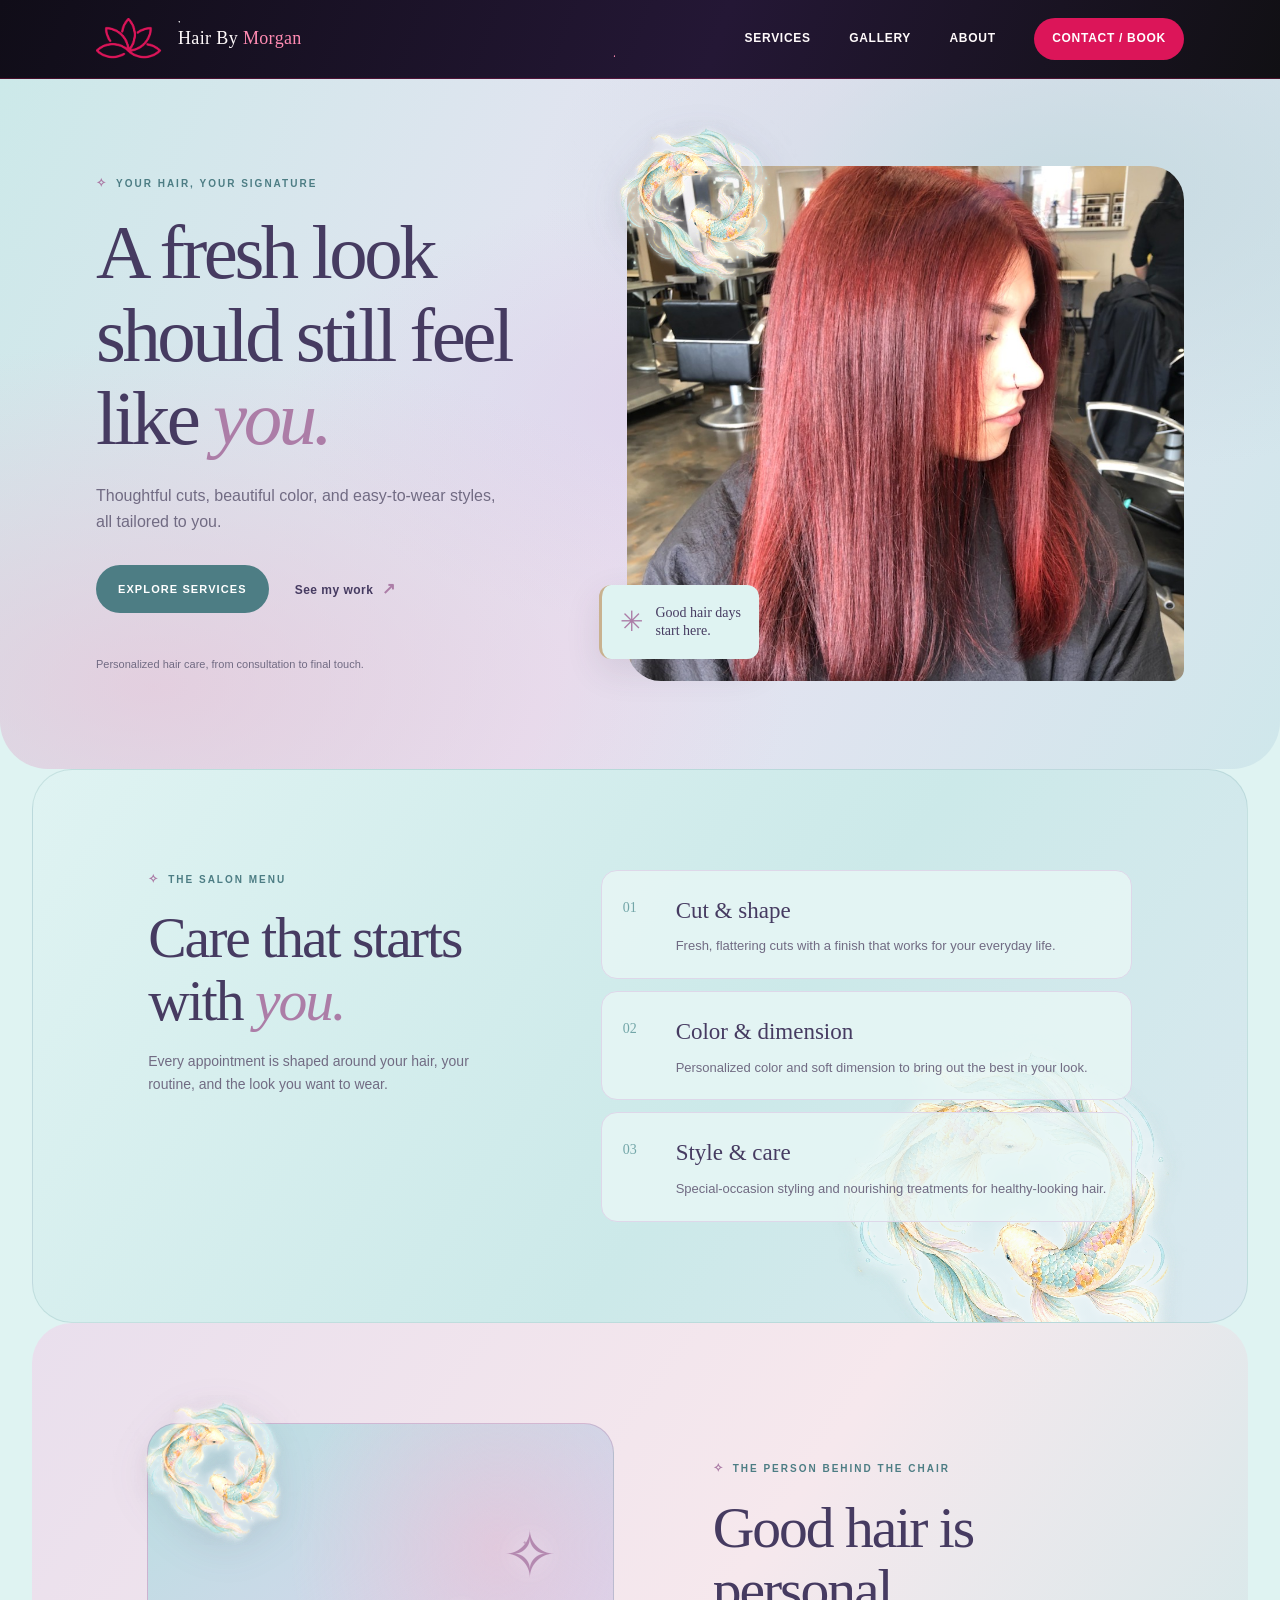
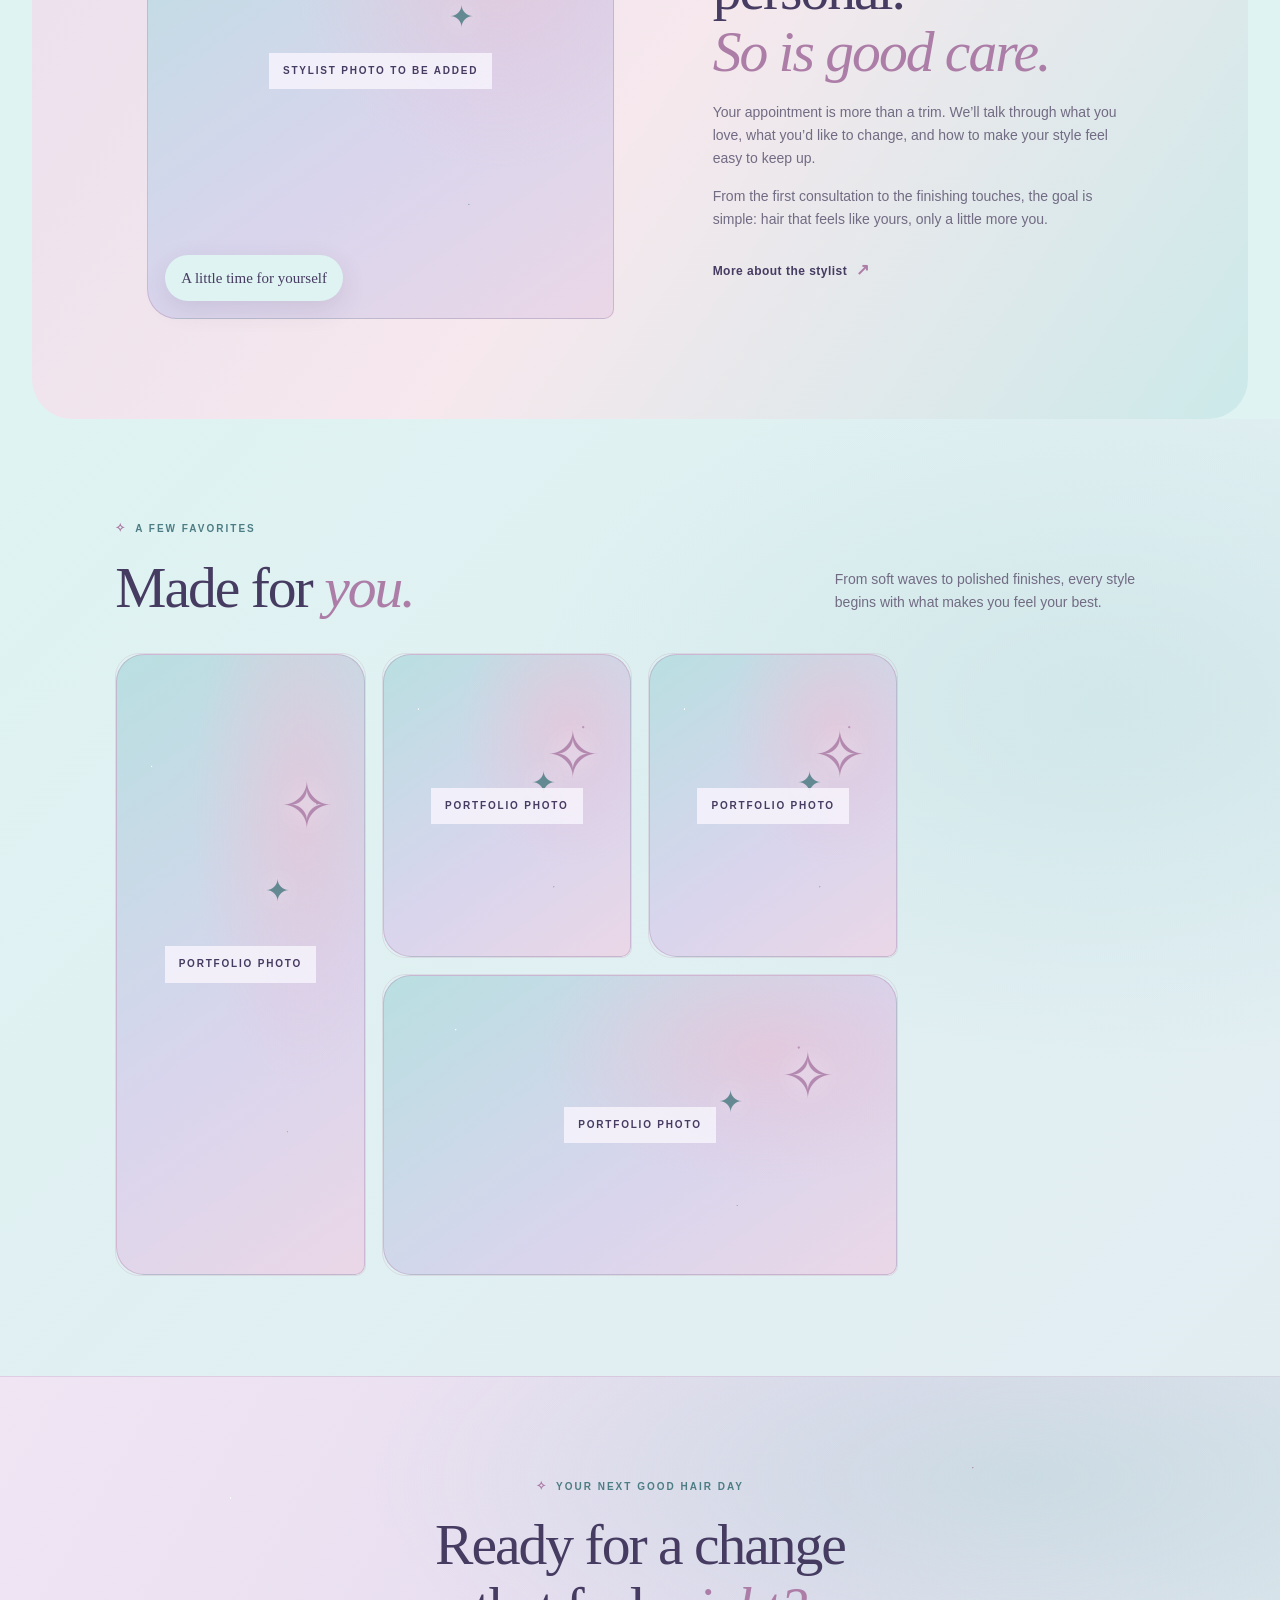
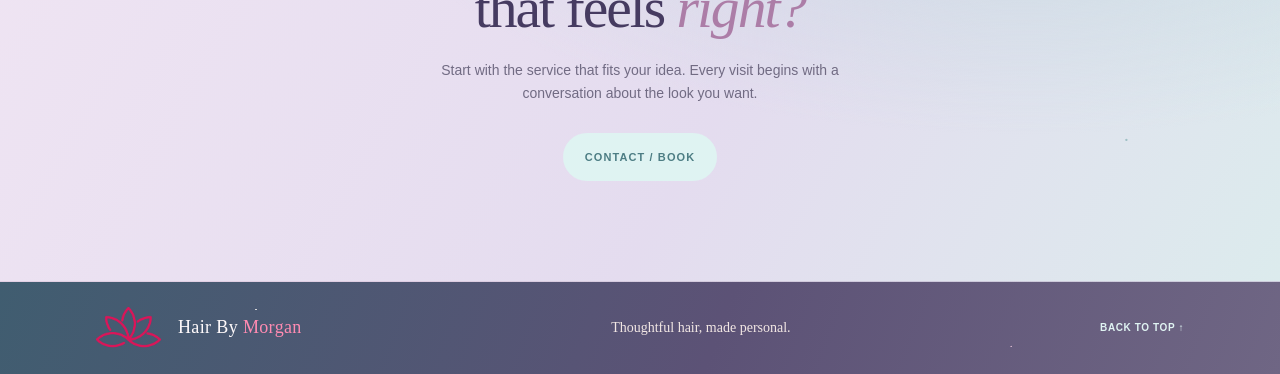
<file: index.html>
<!doctype html>
<html lang="en">

<head>
    <meta charset="utf-8">
    <meta name="viewport" content="width=device-width, initial-scale=1">
    <meta name="description" content="Thoughtful cuts, color, and styling from Hair by Morgan. Find a look that feels like you.">
    <meta name="theme-color" content="#111014">
    <title>Hair by Morgan | Hair Stylist</title>
    <link rel="stylesheet" href="assets/css/hairstylist.css">
</head>

<body>
    <div class="lotus-loader" aria-label="Loading">
        <img src="assets/img/preloader/pre.svg" alt="">
    </div>
    <header class="site-header">
        <a class="brand" href="index.html" aria-label="Hair by Morgan home">
            <img src="assets/img/preloader/pre.svg" alt="">
            <span>Hair By <strong>Morgan</strong></span>
        </a>
        <button class="nav-toggle" type="button" aria-expanded="false" aria-controls="site-nav" aria-label="Toggle navigation">
            <span></span><span></span><span></span>
        </button>
        <nav class="site-nav" id="site-nav" aria-label="Main navigation">
            <a href="beauty.html">Services</a>
            <a href="life-style.html">Gallery</a>
            <a href="about.html">About</a>
            <a class="nav-cta" href="contact.html">Contact / Book</a>
        </nav>
    </header>

    <main>
        <section class="hero" id="home">
            <div class="hero-copy">
                <p class="eyebrow">YOUR HAIR, YOUR SIGNATURE</p>
                <h1>A fresh look should still feel like <em>you.</em></h1>
                <p class="hero-description">
                    Thoughtful cuts, beautiful color, and easy-to-wear styles, all tailored to you.
                </p>
                <div class="hero-actions">
                    <a class="button button-dark" href="beauty.html">Explore services</a>
                    <a class="text-link" href="life-style.html">See my work <span aria-hidden="true">↗</span></a>
                </div>
                <p class="hero-note">Personalized hair care, from consultation to final touch.</p>
            </div>
            <div class="hero-image-wrap">
                <img class="hero-image" src="assets/img/image000000.jpeg" alt="Client with long, glossy red hair in a salon">
                <div class="image-caption">
                    <span class="caption-mark" aria-hidden="true">✳</span>
                    <span>Good hair days<br>start here.</span>
                </div>
            </div>
        </section>

        <section class="services section-pad" id="services">
            <div class="section-heading">
                <p class="eyebrow">THE SALON MENU</p>
                <h2>Care that starts<br>with <em>you.</em></h2>
                <p>Every appointment is shaped around your hair, your routine, and the look you want to wear.</p>
            </div>
            <div class="service-list">
                <article class="service-card">
                    <span class="service-number">01</span>
                    <h3>Cut & shape</h3>
                    <p>Fresh, flattering cuts with a finish that works for your everyday life.</p>
                </article>
                <article class="service-card">
                    <span class="service-number">02</span>
                    <h3>Color & dimension</h3>
                    <p>Personalized color and soft dimension to bring out the best in your look.</p>
                </article>
                <article class="service-card">
                    <span class="service-number">03</span>
                    <h3>Style & care</h3>
                    <p>Special-occasion styling and nourishing treatments for healthy-looking hair.</p>
                </article>
            </div>
        </section>

        <section class="about section-pad" id="about">
            <div class="about-image-wrap">
                <div class="about-photo photo-placeholder" role="img" aria-label="Stylist photo to be added">
                    <span>Stylist photo to be added</span>
                </div>
                <span class="about-image-label">A little time for yourself</span>
            </div>
            <div class="about-copy">
                <p class="eyebrow">THE PERSON BEHIND THE CHAIR</p>
                <h2>Good hair is personal.<br><em>So is good care.</em></h2>
                <p>
                    Your appointment is more than a trim. We’ll talk through what you love, what you’d like to change,
                    and how to make your style feel easy to keep up.
                </p>
                <p>
                    From the first consultation to the finishing touches, the goal is simple: hair that feels like
                    yours, only a little more you.
                </p>
                <a class="text-link" href="about.html">More about the stylist <span aria-hidden="true">↗</span></a>
            </div>
        </section>

        <section class="portfolio section-pad" id="portfolio">
            <div class="portfolio-heading">
                <div>
                    <p class="eyebrow">A FEW FAVORITES</p>
                    <h2>Made for <em>you.</em></h2>
                </div>
                <p>From soft waves to polished finishes, every style begins with what makes you feel your best.</p>
            </div>
            <div class="gallery">
                <figure class="gallery-item gallery-item-tall">
                    <div class="photo-placeholder" role="img" aria-label="Portfolio photo to be added"><span>Portfolio photo</span></div>
                </figure>
                <figure class="gallery-item">
                    <div class="photo-placeholder" role="img" aria-label="Portfolio photo to be added"><span>Portfolio photo</span></div>
                </figure>
                <figure class="gallery-item">
                    <div class="photo-placeholder" role="img" aria-label="Portfolio photo to be added"><span>Portfolio photo</span></div>
                </figure>
                <figure class="gallery-item gallery-item-wide">
                    <div class="photo-placeholder" role="img" aria-label="Portfolio photo to be added"><span>Portfolio photo</span></div>
                </figure>
            </div>
        </section>

        <section class="contact section-pad" id="contact">
            <div class="contact-inner">
                <p class="eyebrow">YOUR NEXT GOOD HAIR DAY</p>
                <h2>Ready for a change<br>that feels <em>right?</em></h2>
                <p>Start with the service that fits your idea. Every visit begins with a conversation about the look you want.</p>
                <a class="button button-light" href="contact.html">Contact / Book</a>
            </div>
        </section>
    </main>

    <footer class="site-footer">
        <a class="brand" href="index.html" aria-label="Hair by Morgan home">
            <img src="assets/img/preloader/pre.svg" alt="">
            <span>Hair By <strong>Morgan</strong></span>
        </a>
        <p>Thoughtful hair, made personal.</p>
        <a class="footer-top" href="index.html">Back to top ↑</a>
    </footer>
    <script src="assets/js/hairstylist.js" defer></script>
</body>

</html>
</file>
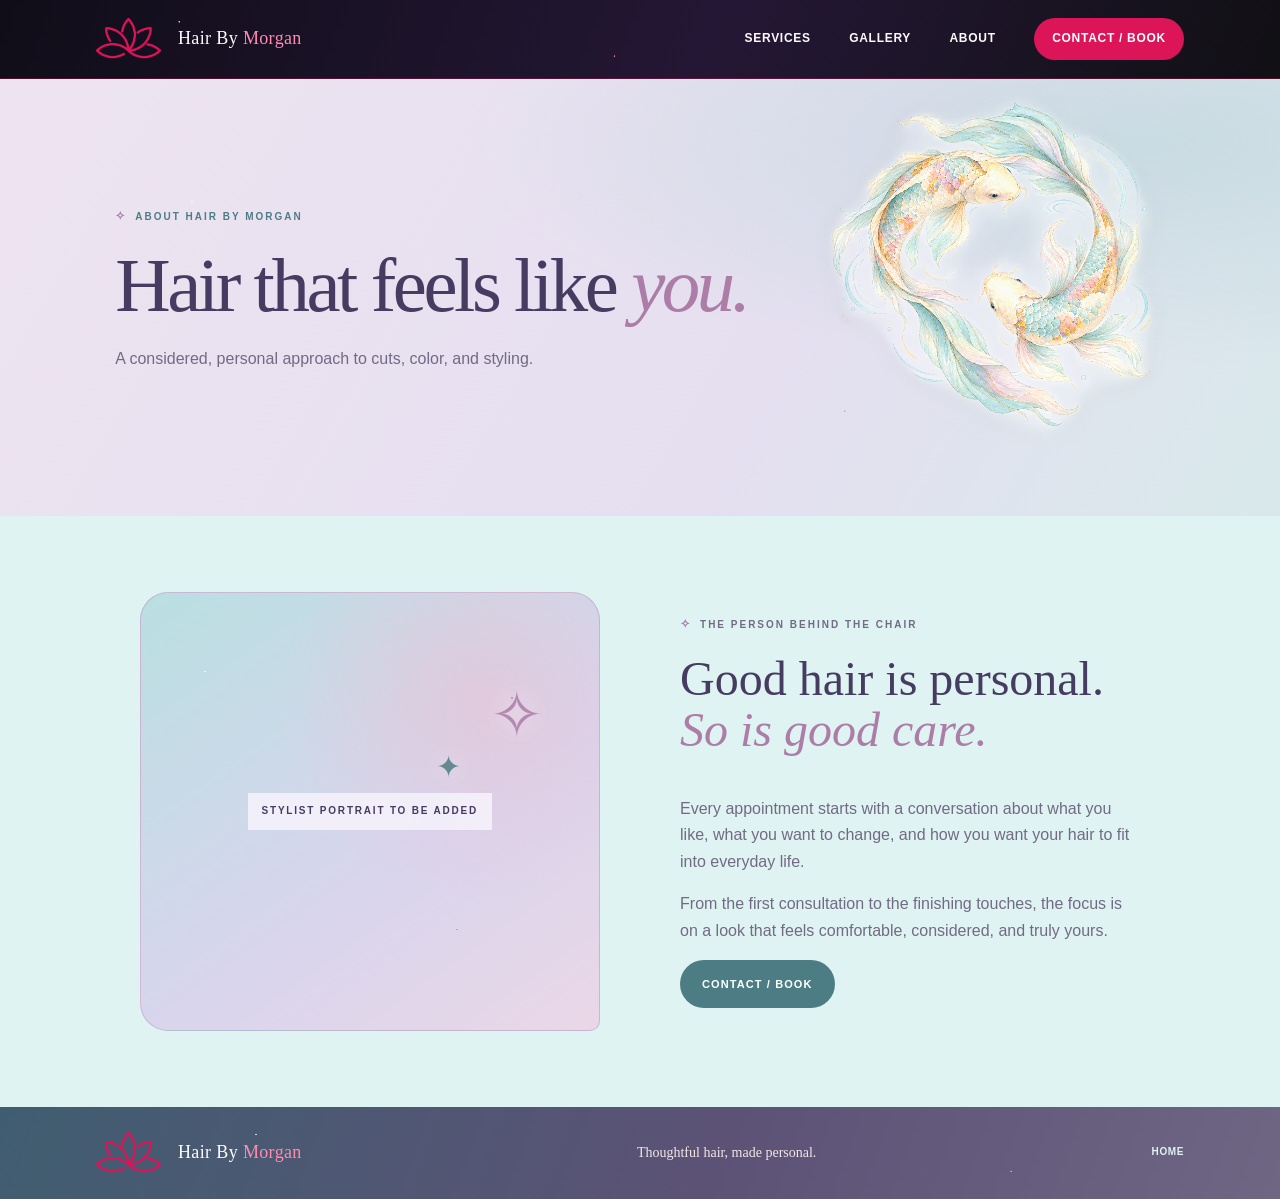
<file: about.html>
<!doctype html>
<html lang="en">
<head>
    <meta charset="utf-8">
    <meta name="viewport" content="width=device-width, initial-scale=1">
    <meta name="description" content="Get to know Hair by Morgan and the personal approach behind every appointment.">
    <meta name="theme-color" content="#111014">
    <title>About | Hair by Morgan</title>
    <link rel="stylesheet" href="assets/css/hairstylist.css">
</head>
<body>
    <div class="lotus-loader" aria-label="Loading"><img src="assets/img/preloader/pre.svg" alt=""></div>
    <header class="site-header">
        <a class="brand" href="index.html" aria-label="Hair by Morgan home"><img src="assets/img/preloader/pre.svg" alt=""><span>Hair By <strong>Morgan</strong></span></a>
        <button class="nav-toggle" type="button" aria-expanded="false" aria-controls="site-nav" aria-label="Toggle navigation"><span></span><span></span><span></span></button>
        <nav class="site-nav" id="site-nav" aria-label="Main navigation">
            <a href="beauty.html">Services</a><a href="life-style.html">Gallery</a><a href="about.html" aria-current="page">About</a>
            <a class="nav-cta" href="contact.html">Contact / Book</a>
        </nav>
    </header>
    <main>
        <section class="page-hero">
            <p class="eyebrow">ABOUT HAIR BY MORGAN</p>
            <h1>Hair that feels like <em>you.</em></h1>
            <p>A considered, personal approach to cuts, color, and styling.</p>
        </section>
        <section class="content-shell content-split">
            <div class="photo-placeholder feature-image" role="img" aria-label="Stylist portrait to be added"><span>Stylist portrait to be added</span></div>
            <div>
                <p class="eyebrow">THE PERSON BEHIND THE CHAIR</p>
                <h2>Good hair is personal.<br><em>So is good care.</em></h2>
                <p>Every appointment starts with a conversation about what you like, what you want to change, and how you want your hair to fit into everyday life.</p>
                <p>From the first consultation to the finishing touches, the focus is on a look that feels comfortable, considered, and truly yours.</p>
                <a class="button button-dark" href="contact.html">Contact / Book</a>
            </div>
        </section>
    </main>
    <footer class="site-footer">
        <a class="brand" href="index.html" aria-label="Hair by Morgan home"><img src="assets/img/preloader/pre.svg" alt=""><span>Hair By <strong>Morgan</strong></span></a>
        <p>Thoughtful hair, made personal.</p>
        <a class="footer-top" href="index.html">Home</a>
    </footer>
    <script src="assets/js/hairstylist.js" defer></script>
</body>
</html>
</file>
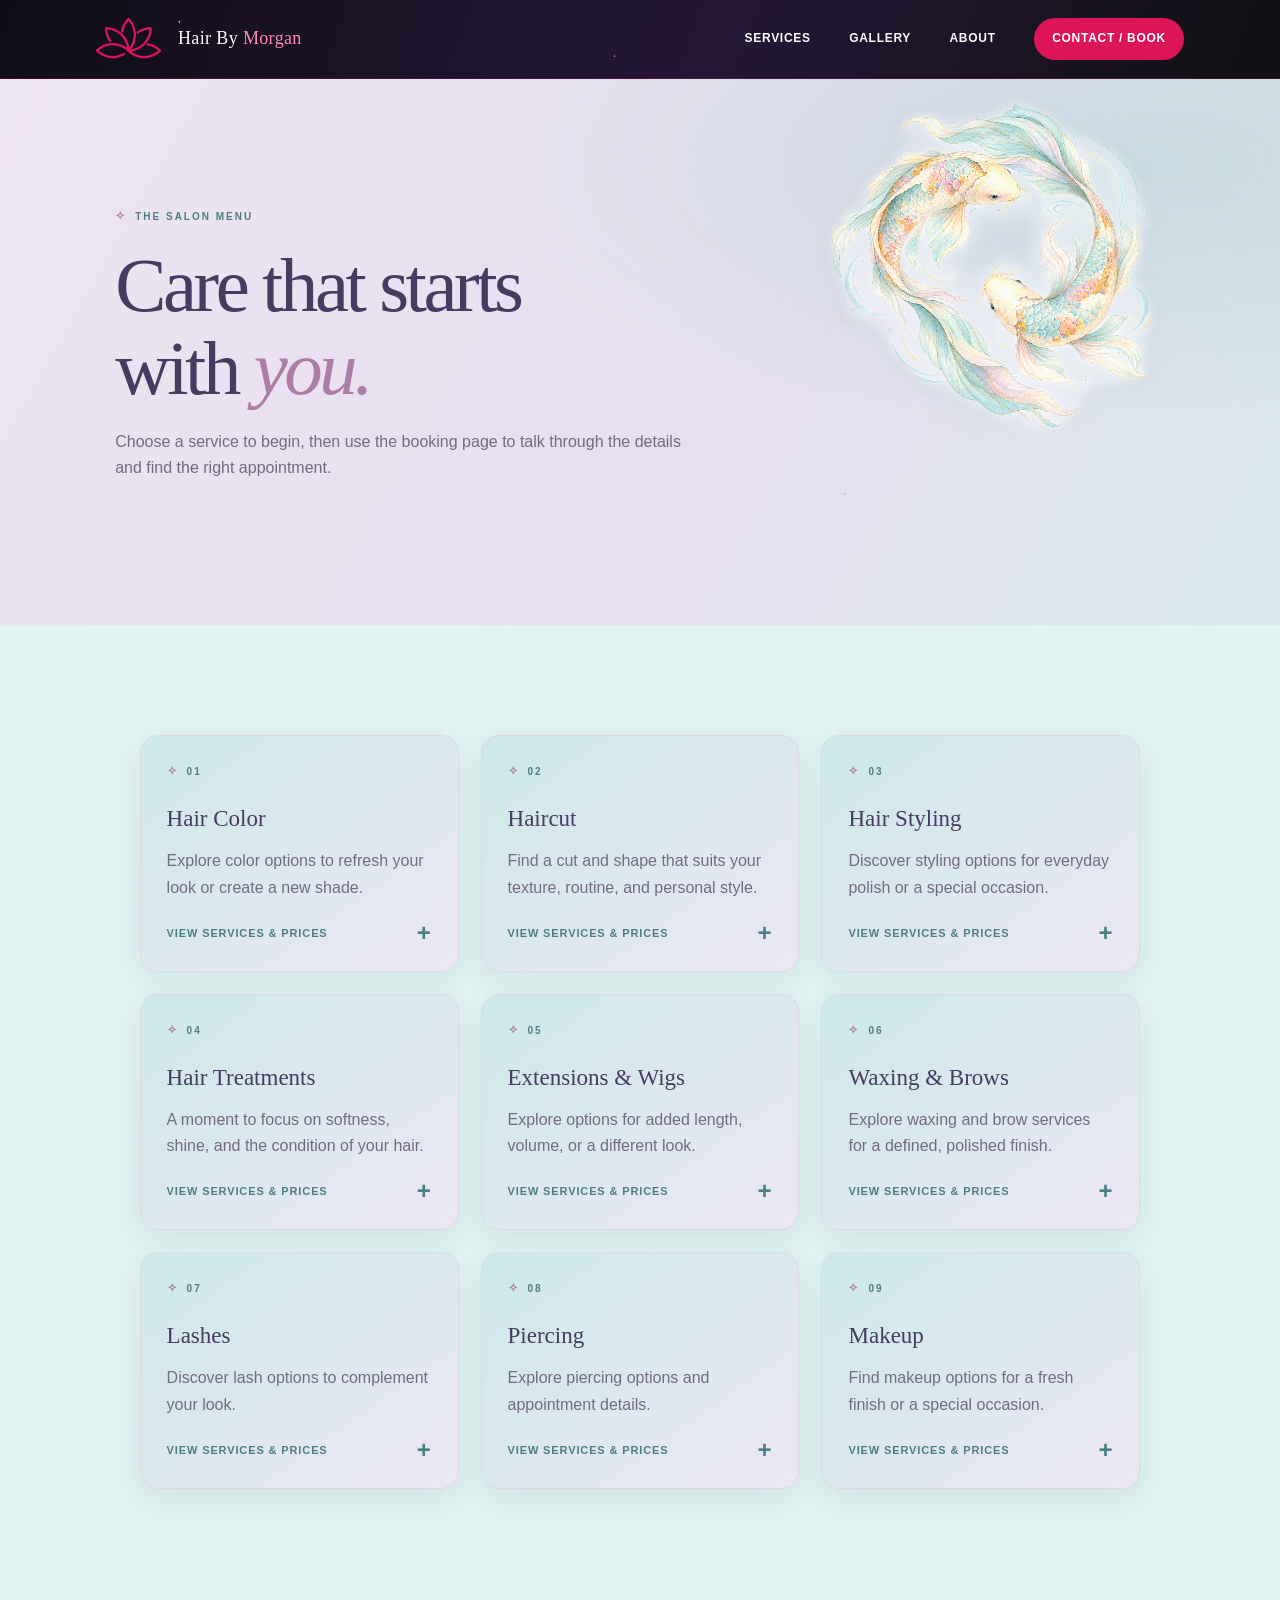
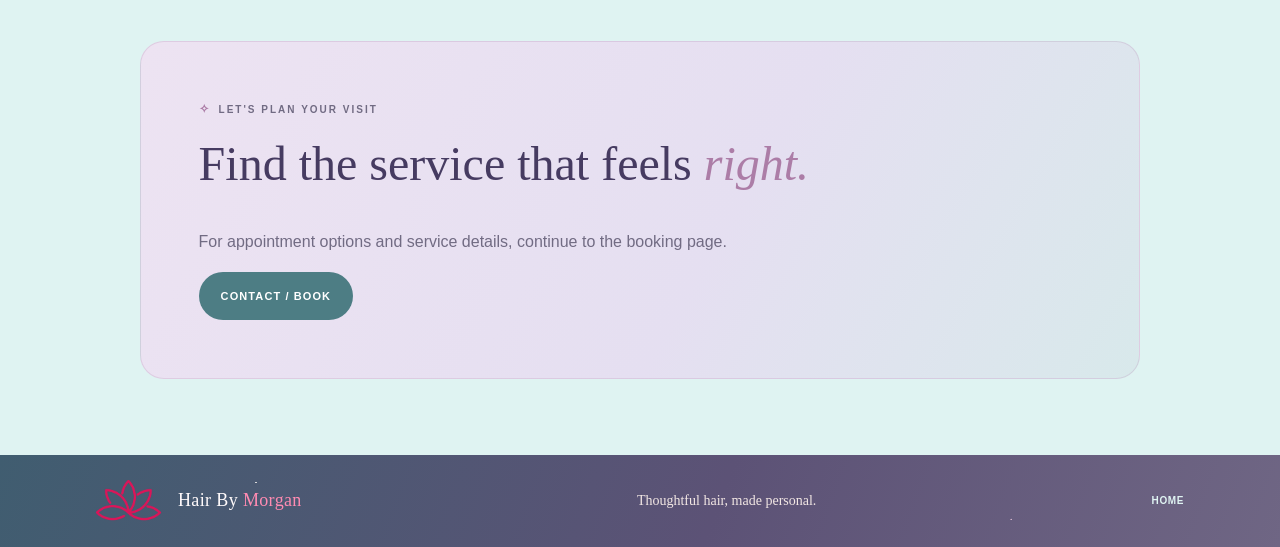
<file: beauty.html>
<!doctype html>
<html lang="en">
<head>
    <meta charset="utf-8">
    <meta name="viewport" content="width=device-width, initial-scale=1">
    <meta name="description" content="Explore hair color, haircuts, styling, treatments, extensions, wigs, waxing, brows, lashes, piercing, and makeup services.">
    <meta name="theme-color" content="#111014">
    <title>Services | Hair by Morgan</title>
    <link rel="stylesheet" href="assets/css/hairstylist.css">
</head>
<body>
    <div class="lotus-loader" aria-label="Loading"><img src="assets/img/preloader/pre.svg" alt=""></div>
    <header class="site-header">
        <a class="brand" href="index.html" aria-label="Hair by Morgan home"><img src="assets/img/preloader/pre.svg" alt=""><span>Hair By <strong>Morgan</strong></span></a>
        <button class="nav-toggle" type="button" aria-expanded="false" aria-controls="site-nav" aria-label="Toggle navigation"><span></span><span></span><span></span></button>
        <nav class="site-nav" id="site-nav" aria-label="Main navigation">
            <a href="beauty.html" aria-current="page">Services</a><a href="life-style.html">Gallery</a><a href="about.html">About</a>
            <a class="nav-cta" href="contact.html">Contact / Book</a>
        </nav>
    </header>
    <main>
        <section class="page-hero">
            <p class="eyebrow">THE SALON MENU</p>
            <h1>Care that starts<br>with <em>you.</em></h1>
            <p>Choose a service to begin, then use the booking page to talk through the details and find the right appointment.</p>
        </section>
        <section class="content-shell">
            <div class="card-grid services-grid">
                <details class="salon-card service-menu-card">
                    <summary>
                        <span class="eyebrow">01</span>
                        <h3>Hair Color</h3>
                        <p>Explore color options to refresh your look or create a new shade.</p>
                        <span class="service-menu-toggle">View services & prices</span>
                    </summary>
                    <div class="service-menu-content">
                        <p class="service-price"><strong>Price: $50</strong></p>
                        <p><strong>Description:</strong> To be added.</p>
                    </div>
                </details>
                <details class="salon-card service-menu-card">
                    <summary>
                        <span class="eyebrow">02</span>
                        <h3>Haircut</h3>
                        <p>Find a cut and shape that suits your texture, routine, and personal style.</p>
                        <span class="service-menu-toggle">View services & prices</span>
                    </summary>
                    <div class="service-menu-content">
                        <p class="service-price"><strong>Price: $50</strong></p>
                        <p><strong>Description:</strong> To be added.</p>
                    </div>
                </details>
                <details class="salon-card service-menu-card">
                    <summary>
                        <span class="eyebrow">03</span>
                        <h3>Hair Styling</h3>
                        <p>Discover styling options for everyday polish or a special occasion.</p>
                        <span class="service-menu-toggle">View services & prices</span>
                    </summary>
                    <div class="service-menu-content">
                        <p class="service-price"><strong>Price: $50</strong></p>
                        <p><strong>Description:</strong> To be added.</p>
                    </div>
                </details>
                <details class="salon-card service-menu-card">
                    <summary>
                        <span class="eyebrow">04</span>
                        <h3>Hair Treatments</h3>
                        <p>A moment to focus on softness, shine, and the condition of your hair.</p>
                        <span class="service-menu-toggle">View services & prices</span>
                    </summary>
                    <div class="service-menu-content">
                        <p class="service-price"><strong>Price: $50</strong></p>
                        <p><strong>Description:</strong> To be added.</p>
                    </div>
                </details>
                <details class="salon-card service-menu-card">
                    <summary>
                        <span class="eyebrow">05</span>
                        <h3>Extensions &amp; Wigs</h3>
                        <p>Explore options for added length, volume, or a different look.</p>
                        <span class="service-menu-toggle">View services & prices</span>
                    </summary>
                    <div class="service-menu-content">
                        <p class="service-price"><strong>Price: $50</strong></p>
                        <p><strong>Description:</strong> To be added.</p>
                    </div>
                </details>
                <details class="salon-card service-menu-card">
                    <summary>
                        <span class="eyebrow">06</span>
                        <h3>Waxing &amp; Brows</h3>
                        <p>Explore waxing and brow services for a defined, polished finish.</p>
                        <span class="service-menu-toggle">View services & prices</span>
                    </summary>
                    <div class="service-menu-content">
                        <p class="service-price"><strong>Price: $50</strong></p>
                        <p><strong>Description:</strong> To be added.</p>
                    </div>
                </details>
                <details class="salon-card service-menu-card">
                    <summary>
                        <span class="eyebrow">07</span>
                        <h3>Lashes</h3>
                        <p>Discover lash options to complement your look.</p>
                        <span class="service-menu-toggle">View services & prices</span>
                    </summary>
                    <div class="service-menu-content">
                        <p class="service-price"><strong>Price: $50</strong></p>
                        <p><strong>Description:</strong> To be added.</p>
                    </div>
                </details>
                <details class="salon-card service-menu-card">
                    <summary>
                        <span class="eyebrow">08</span>
                        <h3>Piercing</h3>
                        <p>Explore piercing options and appointment details.</p>
                        <span class="service-menu-toggle">View services & prices</span>
                    </summary>
                    <div class="service-menu-content">
                        <p class="service-price"><strong>Price: $50</strong></p>
                        <p><strong>Description:</strong> To be added.</p>
                    </div>
                </details>
                <details class="salon-card service-menu-card">
                    <summary>
                        <span class="eyebrow">09</span>
                        <h3>Makeup</h3>
                        <p>Find makeup options for a fresh finish or a special occasion.</p>
                        <span class="service-menu-toggle">View services & prices</span>
                    </summary>
                    <div class="service-menu-content">
                        <p class="service-price"><strong>Price: $50</strong></p>
                        <p><strong>Description:</strong> To be added.</p>
                    </div>
                </details>
            </div>
        </section>
        <section class="content-shell">
            <div class="booking-panel">
                <p class="eyebrow">LET'S PLAN YOUR VISIT</p>
                <h2>Find the service that feels <em>right.</em></h2>
                <p>For appointment options and service details, continue to the booking page.</p>
                <a class="button" href="contact.html">Contact / Book</a>
            </div>
        </section>
    </main>
    <footer class="site-footer">
        <a class="brand" href="index.html" aria-label="Hair by Morgan home"><img src="assets/img/preloader/pre.svg" alt=""><span>Hair By <strong>Morgan</strong></span></a>
        <p>Thoughtful hair, made personal.</p><a class="footer-top" href="index.html">Home</a>
    </footer>
    <script src="assets/js/hairstylist.js" defer></script>
</body>
</html>
</file>
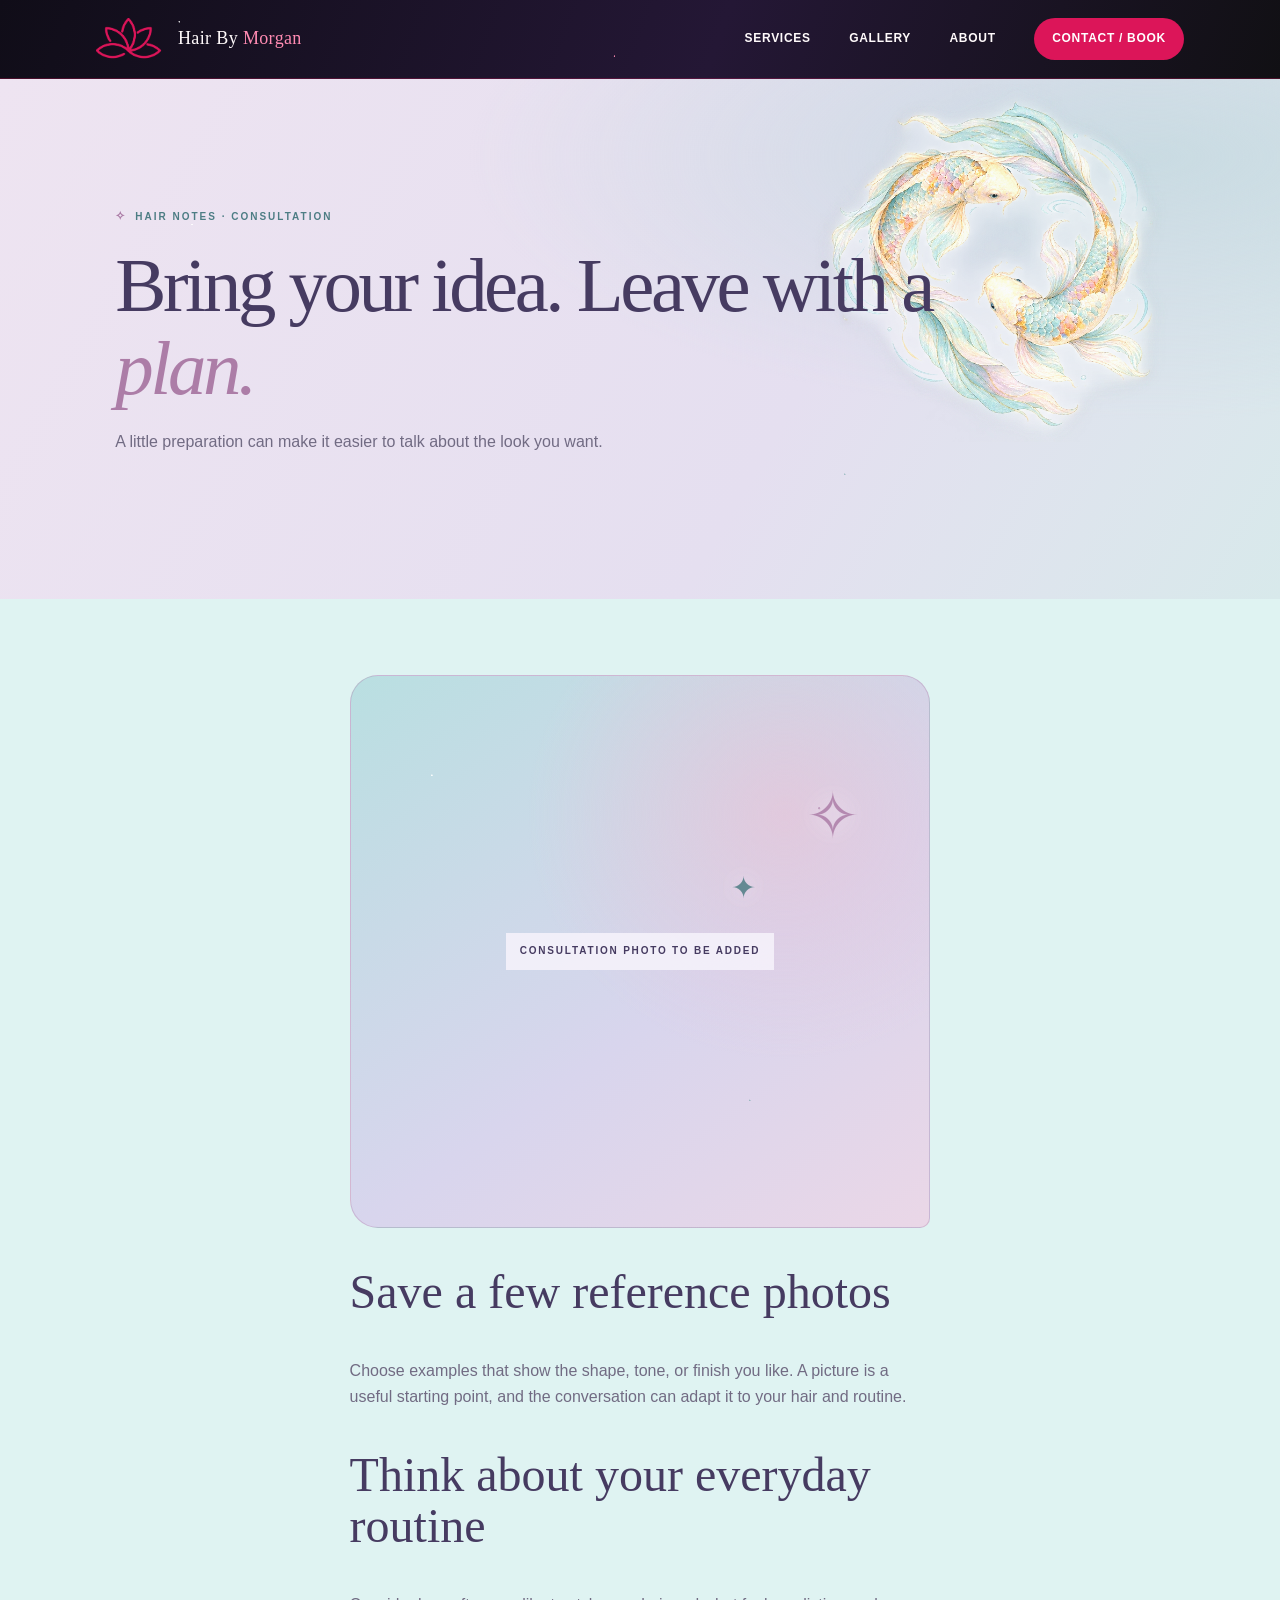
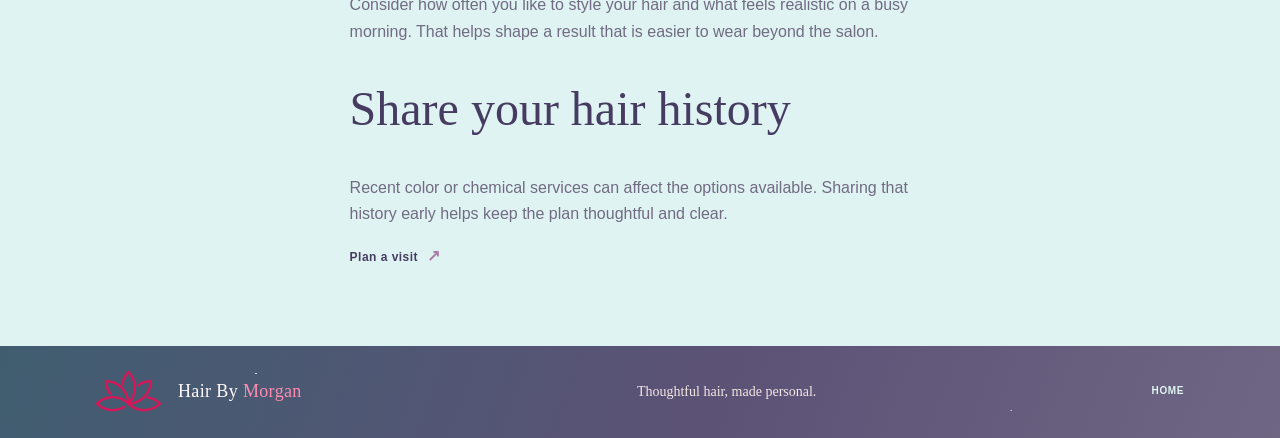
<file: blog-single-2.html>
<!doctype html>
<html lang="en">
<head>
    <meta charset="utf-8">
    <meta name="viewport" content="width=device-width, initial-scale=1">
    <meta name="description" content="What to bring and discuss at a hair consultation for your next style.">
    <meta name="theme-color" content="#111014">
    <title>Planning Your Next Look | Hair by Morgan</title>
    <link rel="stylesheet" href="assets/css/hairstylist.css">
</head>
<body>
    <div class="lotus-loader" aria-label="Loading"><img src="assets/img/preloader/pre.svg" alt=""></div>
    <header class="site-header">
        <a class="brand" href="index.html" aria-label="Hair by Morgan home"><img src="assets/img/preloader/pre.svg" alt=""><span>Hair By <strong>Morgan</strong></span></a>
        <button class="nav-toggle" type="button" aria-expanded="false" aria-controls="site-nav" aria-label="Toggle navigation"><span></span><span></span><span></span></button>
        <nav class="site-nav" id="site-nav" aria-label="Main navigation">
            <a href="beauty.html">Services</a><a href="life-style.html">Gallery</a><a href="about.html">About</a>
            <a class="nav-cta" href="contact.html">Contact / Book</a>
        </nav>
    </header>
    <main>
        <section class="page-hero">
            <p class="eyebrow">HAIR NOTES · CONSULTATION</p>
            <h1>Bring your idea. Leave with a <em>plan.</em></h1>
            <p>A little preparation can make it easier to talk about the look you want.</p>
        </section>
        <article class="content-shell article-copy">
            <div class="photo-placeholder feature-image" role="img" aria-label="Consultation photo to be added"><span>Consultation photo to be added</span></div>
            <h2>Save a few reference photos</h2>
            <p>Choose examples that show the shape, tone, or finish you like. A picture is a useful starting point, and the conversation can adapt it to your hair and routine.</p>
            <h2>Think about your everyday routine</h2>
            <p>Consider how often you like to style your hair and what feels realistic on a busy morning. That helps shape a result that is easier to wear beyond the salon.</p>
            <h2>Share your hair history</h2>
            <p>Recent color or chemical services can affect the options available. Sharing that history early helps keep the plan thoughtful and clear.</p>
            <a class="text-link" href="contact.html">Plan a visit <span aria-hidden="true">↗</span></a>
        </article>
    </main>
    <footer class="site-footer">
        <a class="brand" href="index.html" aria-label="Hair by Morgan home"><img src="assets/img/preloader/pre.svg" alt=""><span>Hair By <strong>Morgan</strong></span></a>
        <p>Thoughtful hair, made personal.</p><a class="footer-top" href="index.html">Home</a>
    </footer>
    <script src="assets/js/hairstylist.js" defer></script>
</body>
</html>
</file>
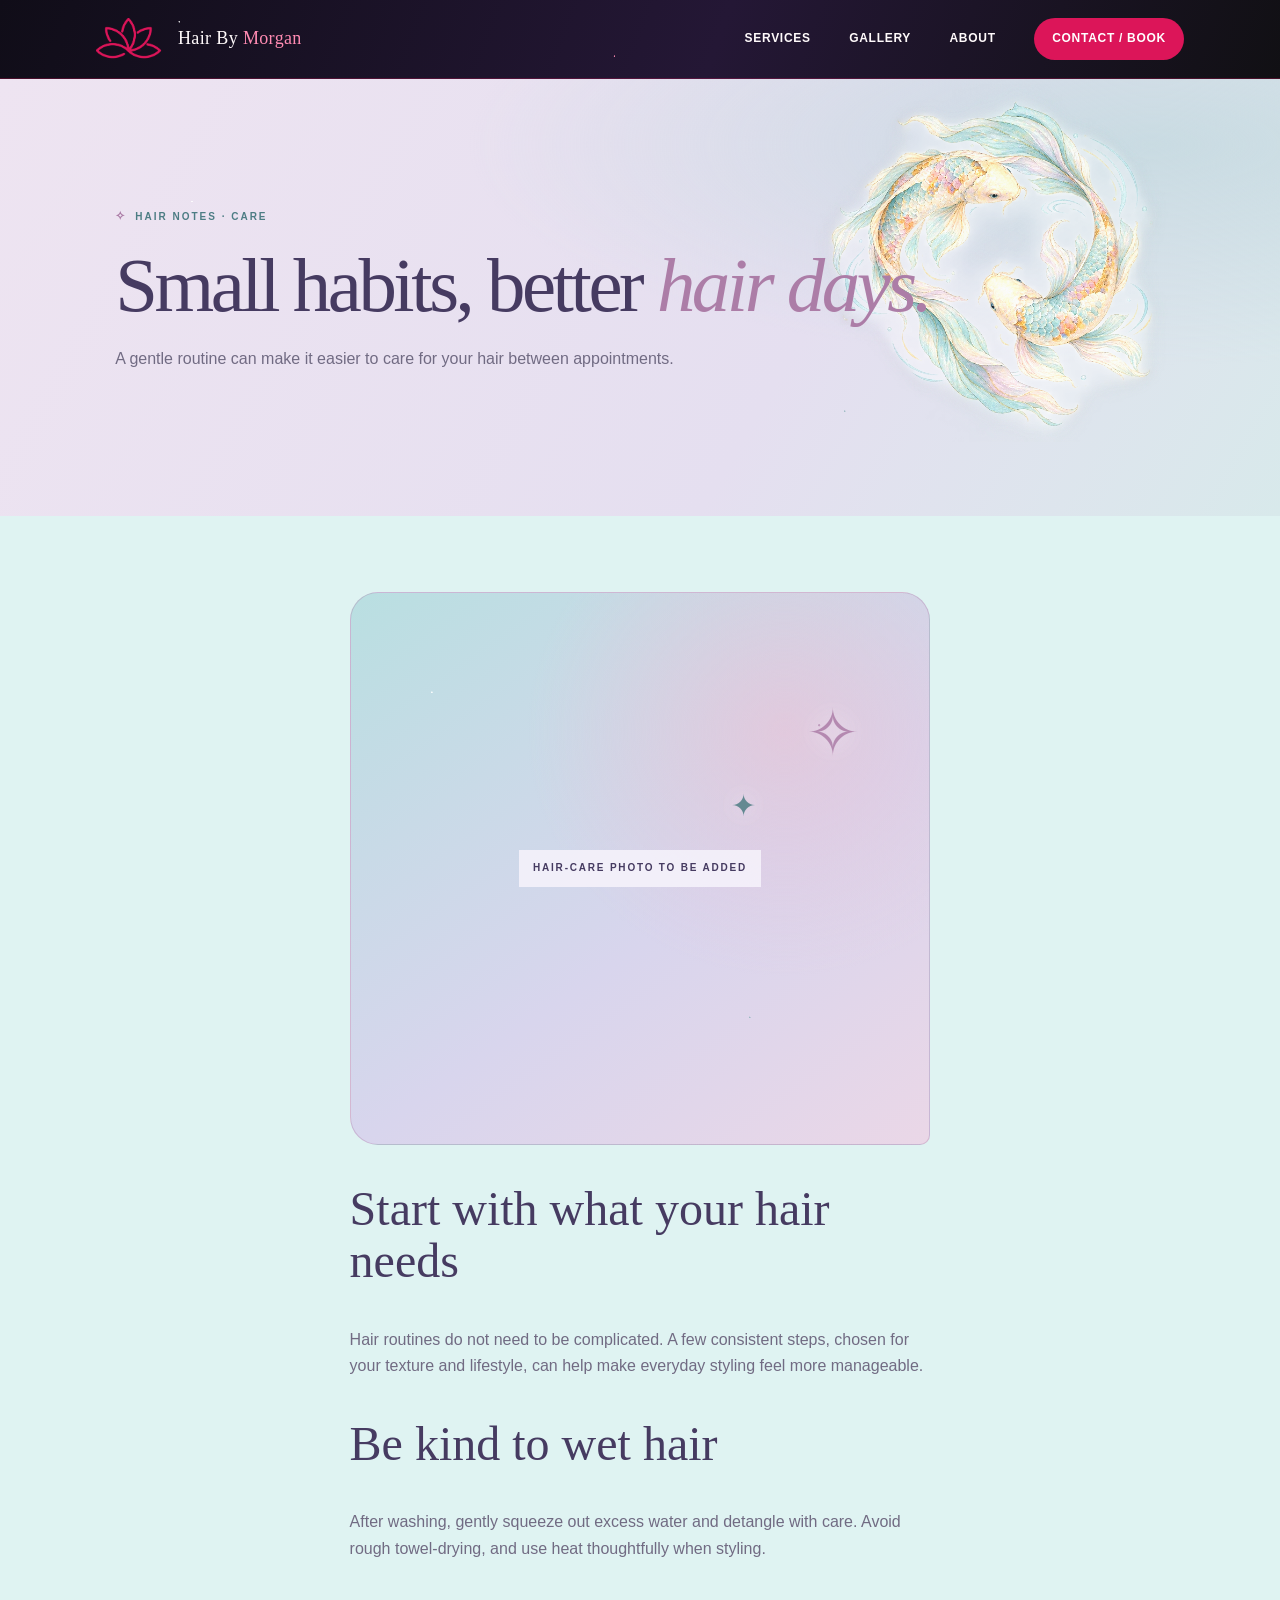
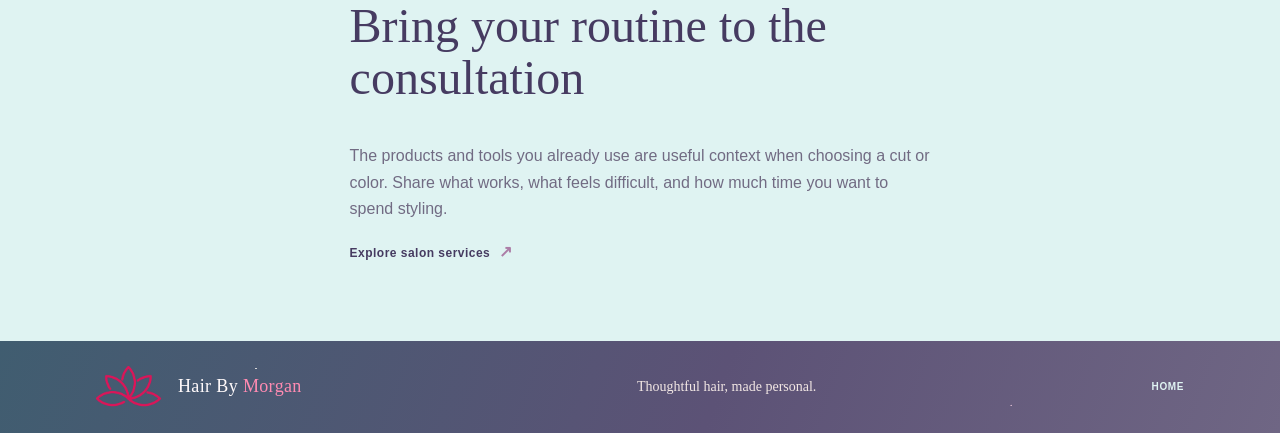
<file: blog-single.html>
<!doctype html>
<html lang="en">
<head>
    <meta charset="utf-8">
    <meta name="viewport" content="width=device-width, initial-scale=1">
    <meta name="description" content="Simple habits to help keep your hair feeling healthy between salon visits.">
    <meta name="theme-color" content="#111014">
    <title>Everyday Hair Care | Hair by Morgan</title>
    <link rel="stylesheet" href="assets/css/hairstylist.css">
</head>
<body>
    <div class="lotus-loader" aria-label="Loading"><img src="assets/img/preloader/pre.svg" alt=""></div>
    <header class="site-header">
        <a class="brand" href="index.html" aria-label="Hair by Morgan home"><img src="assets/img/preloader/pre.svg" alt=""><span>Hair By <strong>Morgan</strong></span></a>
        <button class="nav-toggle" type="button" aria-expanded="false" aria-controls="site-nav" aria-label="Toggle navigation"><span></span><span></span><span></span></button>
        <nav class="site-nav" id="site-nav" aria-label="Main navigation">
            <a href="beauty.html">Services</a><a href="life-style.html">Gallery</a><a href="about.html">About</a>
            <a class="nav-cta" href="contact.html">Contact / Book</a>
        </nav>
    </header>
    <main>
        <section class="page-hero">
            <p class="eyebrow">HAIR NOTES · CARE</p>
            <h1>Small habits, better <em>hair days.</em></h1>
            <p>A gentle routine can make it easier to care for your hair between appointments.</p>
        </section>
        <article class="content-shell article-copy">
            <div class="photo-placeholder feature-image" role="img" aria-label="Hair-care photo to be added"><span>Hair-care photo to be added</span></div>
            <h2>Start with what your hair needs</h2>
            <p>Hair routines do not need to be complicated. A few consistent steps, chosen for your texture and lifestyle, can help make everyday styling feel more manageable.</p>
            <h2>Be kind to wet hair</h2>
            <p>After washing, gently squeeze out excess water and detangle with care. Avoid rough towel-drying, and use heat thoughtfully when styling.</p>
            <h2>Bring your routine to the consultation</h2>
            <p>The products and tools you already use are useful context when choosing a cut or color. Share what works, what feels difficult, and how much time you want to spend styling.</p>
            <a class="text-link" href="beauty.html">Explore salon services <span aria-hidden="true">↗</span></a>
        </article>
    </main>
    <footer class="site-footer">
        <a class="brand" href="index.html" aria-label="Hair by Morgan home"><img src="assets/img/preloader/pre.svg" alt=""><span>Hair By <strong>Morgan</strong></span></a>
        <p>Thoughtful hair, made personal.</p><a class="footer-top" href="index.html">Home</a>
    </footer>
    <script src="assets/js/hairstylist.js" defer></script>
</body>
</html>
</file>
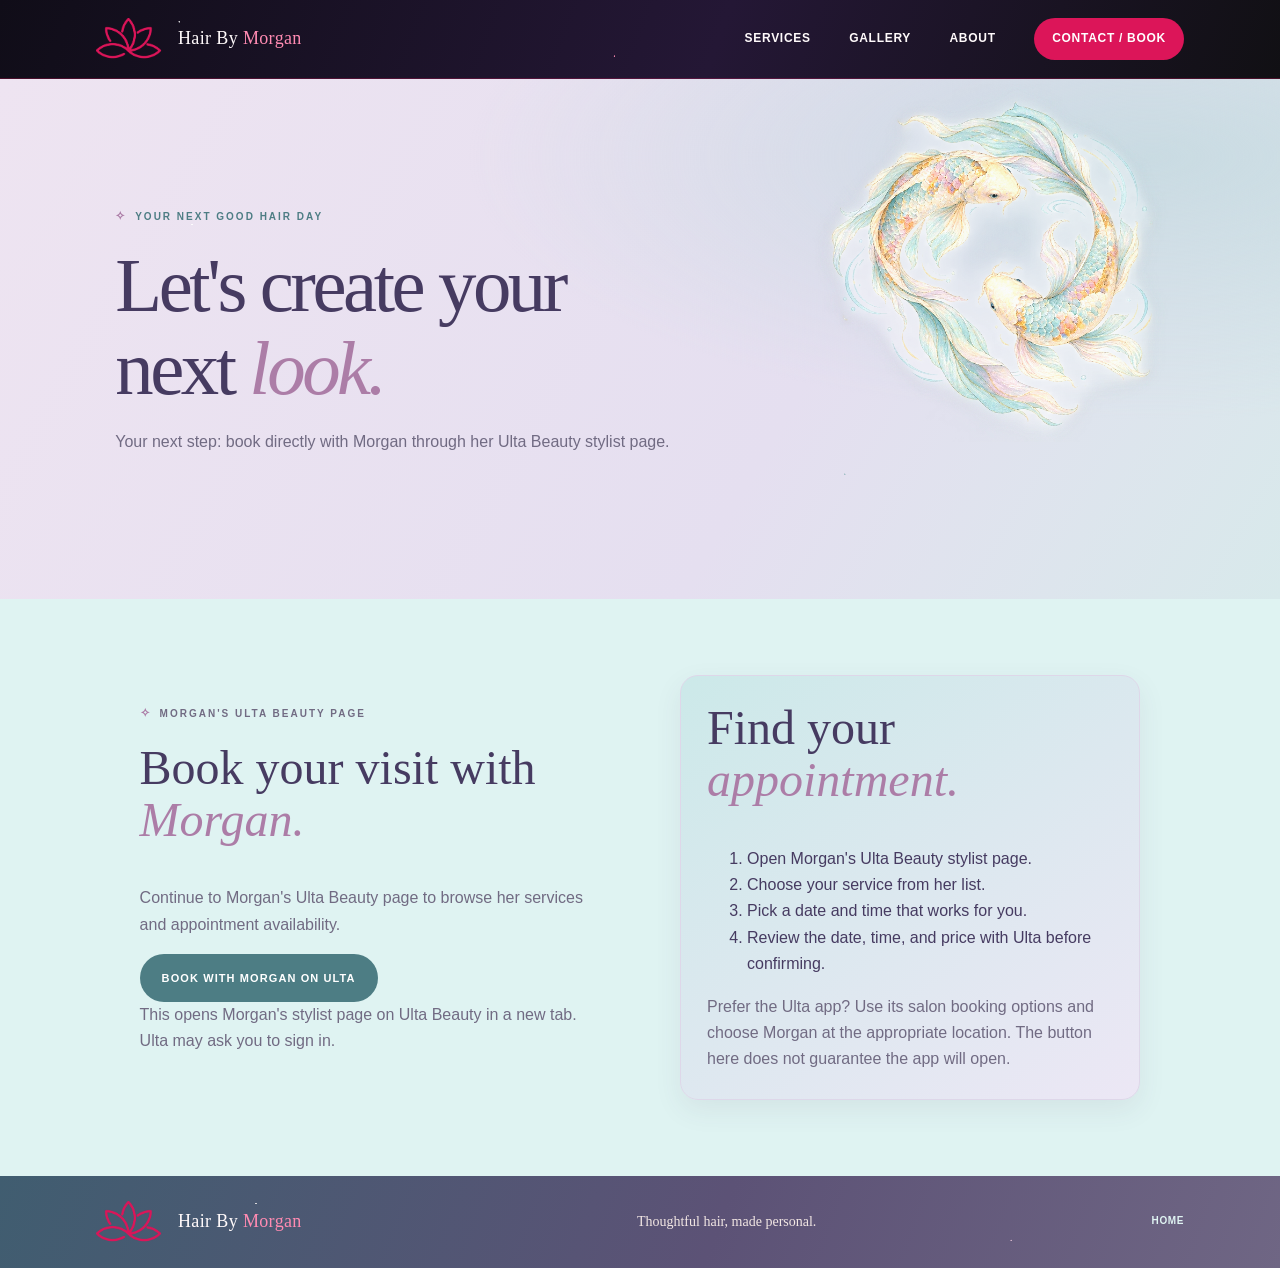
<file: contact.html>
<!doctype html>
<html lang="en">
<head>
    <meta charset="utf-8">
    <meta name="viewport" content="width=device-width, initial-scale=1">
    <meta name="description" content="Book your salon appointment directly with Morgan through her Ulta Beauty stylist page.">
    <meta name="theme-color" content="#111014">
    <title>Contact & Booking | Hair by Morgan</title>
    <link rel="stylesheet" href="assets/css/hairstylist.css">
</head>
<body>
    <div class="lotus-loader" aria-label="Loading"><img src="assets/img/preloader/pre.svg" alt=""></div>
    <header class="site-header">
        <a class="brand" href="index.html" aria-label="Hair by Morgan home"><img src="assets/img/preloader/pre.svg" alt=""><span>Hair By <strong>Morgan</strong></span></a>
        <button class="nav-toggle" type="button" aria-expanded="false" aria-controls="site-nav" aria-label="Toggle navigation"><span></span><span></span><span></span></button>
        <nav class="site-nav" id="site-nav" aria-label="Main navigation">
            <a href="beauty.html">Services</a><a href="life-style.html">Gallery</a><a href="about.html">About</a>
            <a class="nav-cta" href="contact.html" aria-current="page">Contact / Book</a>
        </nav>
    </header>
    <main>
        <section class="page-hero">
            <p class="eyebrow">YOUR NEXT GOOD HAIR DAY</p>
            <h1>Let's create your<br>next <em>look.</em></h1>
            <p>Your next step: book directly with Morgan through her Ulta Beauty stylist page.</p>
        </section>
        <section class="content-shell content-split">
            <div>
                <p class="eyebrow">MORGAN'S ULTA BEAUTY PAGE</p>
                <h2>Book your visit with <em>Morgan.</em></h2>
                <p>Continue to Morgan's Ulta Beauty page to browse her services and appointment availability.</p>
                <a class="button button-dark" href="https://beautyservices.ulta.com/stylist/services" target="_blank" rel="noopener noreferrer">Book with Morgan on Ulta</a>
                <p>This opens Morgan's stylist page on Ulta Beauty in a new tab. Ulta may ask you to sign in.</p>
            </div>
            <div class="salon-card">
                <h2>Find your <em>appointment.</em></h2>
                <ol>
                    <li>Open Morgan's Ulta Beauty stylist page.</li>
                    <li>Choose your service from her list.</li>
                    <li>Pick a date and time that works for you.</li>
                    <li>Review the date, time, and price with Ulta before confirming.</li>
                </ol>
                <p>Prefer the Ulta app? Use its salon booking options and choose Morgan at the appropriate location. The button here does not guarantee the app will open.</p>
            </div>
        </section>
    </main>
    <footer class="site-footer">
        <a class="brand" href="index.html" aria-label="Hair by Morgan home"><img src="assets/img/preloader/pre.svg" alt=""><span>Hair By <strong>Morgan</strong></span></a>
        <p>Thoughtful hair, made personal.</p><a class="footer-top" href="index.html">Home</a>
    </footer>
    <script src="assets/js/hairstylist.js" defer></script>
</body>
</html>
</file>
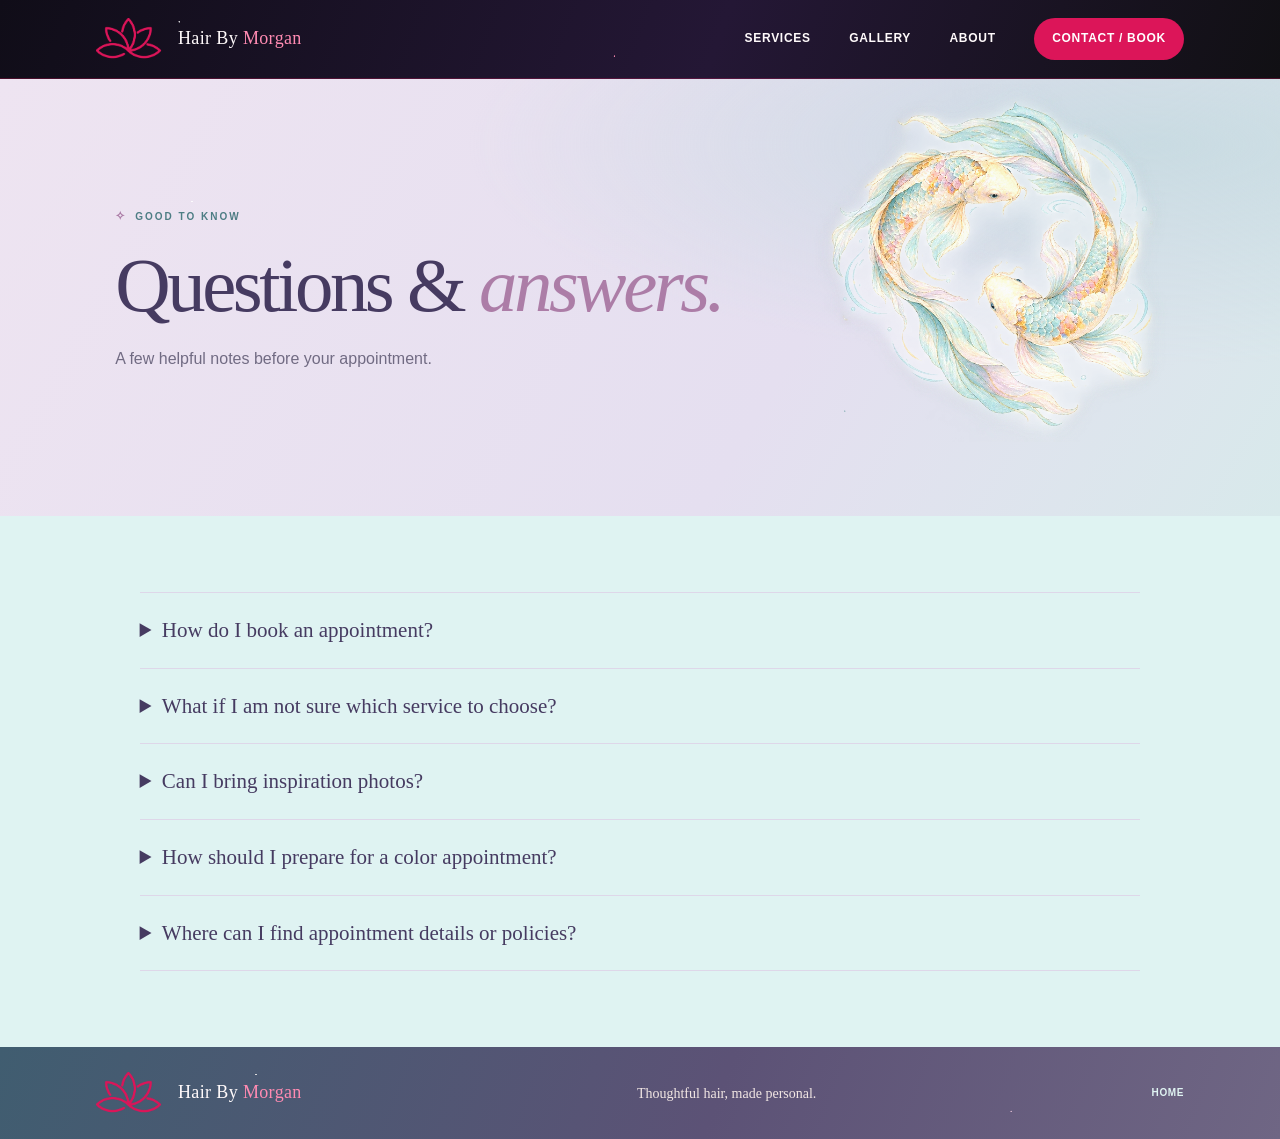
<file: faq.html>
<!doctype html>
<html lang="en">
<head>
    <meta charset="utf-8">
    <meta name="viewport" content="width=device-width, initial-scale=1">
    <meta name="description" content="Answers to common questions about salon appointments, services, and hair consultations.">
    <meta name="theme-color" content="#111014">
    <title>FAQs | Hair by Morgan</title>
    <link rel="stylesheet" href="assets/css/hairstylist.css">
</head>
<body>
    <div class="lotus-loader" aria-label="Loading"><img src="assets/img/preloader/pre.svg" alt=""></div>
    <header class="site-header">
        <a class="brand" href="index.html" aria-label="Hair by Morgan home"><img src="assets/img/preloader/pre.svg" alt=""><span>Hair By <strong>Morgan</strong></span></a>
        <button class="nav-toggle" type="button" aria-expanded="false" aria-controls="site-nav" aria-label="Toggle navigation"><span></span><span></span><span></span></button>
        <nav class="site-nav" id="site-nav" aria-label="Main navigation">
            <a href="beauty.html">Services</a><a href="life-style.html">Gallery</a><a href="about.html">About</a>
            <a class="nav-cta" href="contact.html">Contact / Book</a>
        </nav>
    </header>
    <main>
        <section class="page-hero">
            <p class="eyebrow">GOOD TO KNOW</p>
            <h1>Questions & <em>answers.</em></h1>
            <p>A few helpful notes before your appointment.</p>
        </section>
        <section class="content-shell">
            <div class="faq-list">
                <details><summary>How do I book an appointment?</summary><p>Use Contact / Book to open Morgan's Ulta Beauty stylist page, then choose your service and an available time.</p></details>
                <details><summary>What if I am not sure which service to choose?</summary><p>Start with a consultation or share your goals through the booking page so the right service can be discussed.</p></details>
                <details><summary>Can I bring inspiration photos?</summary><p>Yes. Bringing a few reference photos can help explain the shape, color, and finish you have in mind.</p></details>
                <details><summary>How should I prepare for a color appointment?</summary><p>Share your recent color history and any hair goals when booking. That context helps guide the consultation.</p></details>
                <details><summary>Where can I find appointment details or policies?</summary><p>Check the booking page for the latest availability and appointment information.</p></details>
            </div>
        </section>
    </main>
    <footer class="site-footer">
        <a class="brand" href="index.html" aria-label="Hair by Morgan home"><img src="assets/img/preloader/pre.svg" alt=""><span>Hair By <strong>Morgan</strong></span></a>
        <p>Thoughtful hair, made personal.</p><a class="footer-top" href="index.html">Home</a>
    </footer>
    <script src="assets/js/hairstylist.js" defer></script>
</body>
</html>
</file>
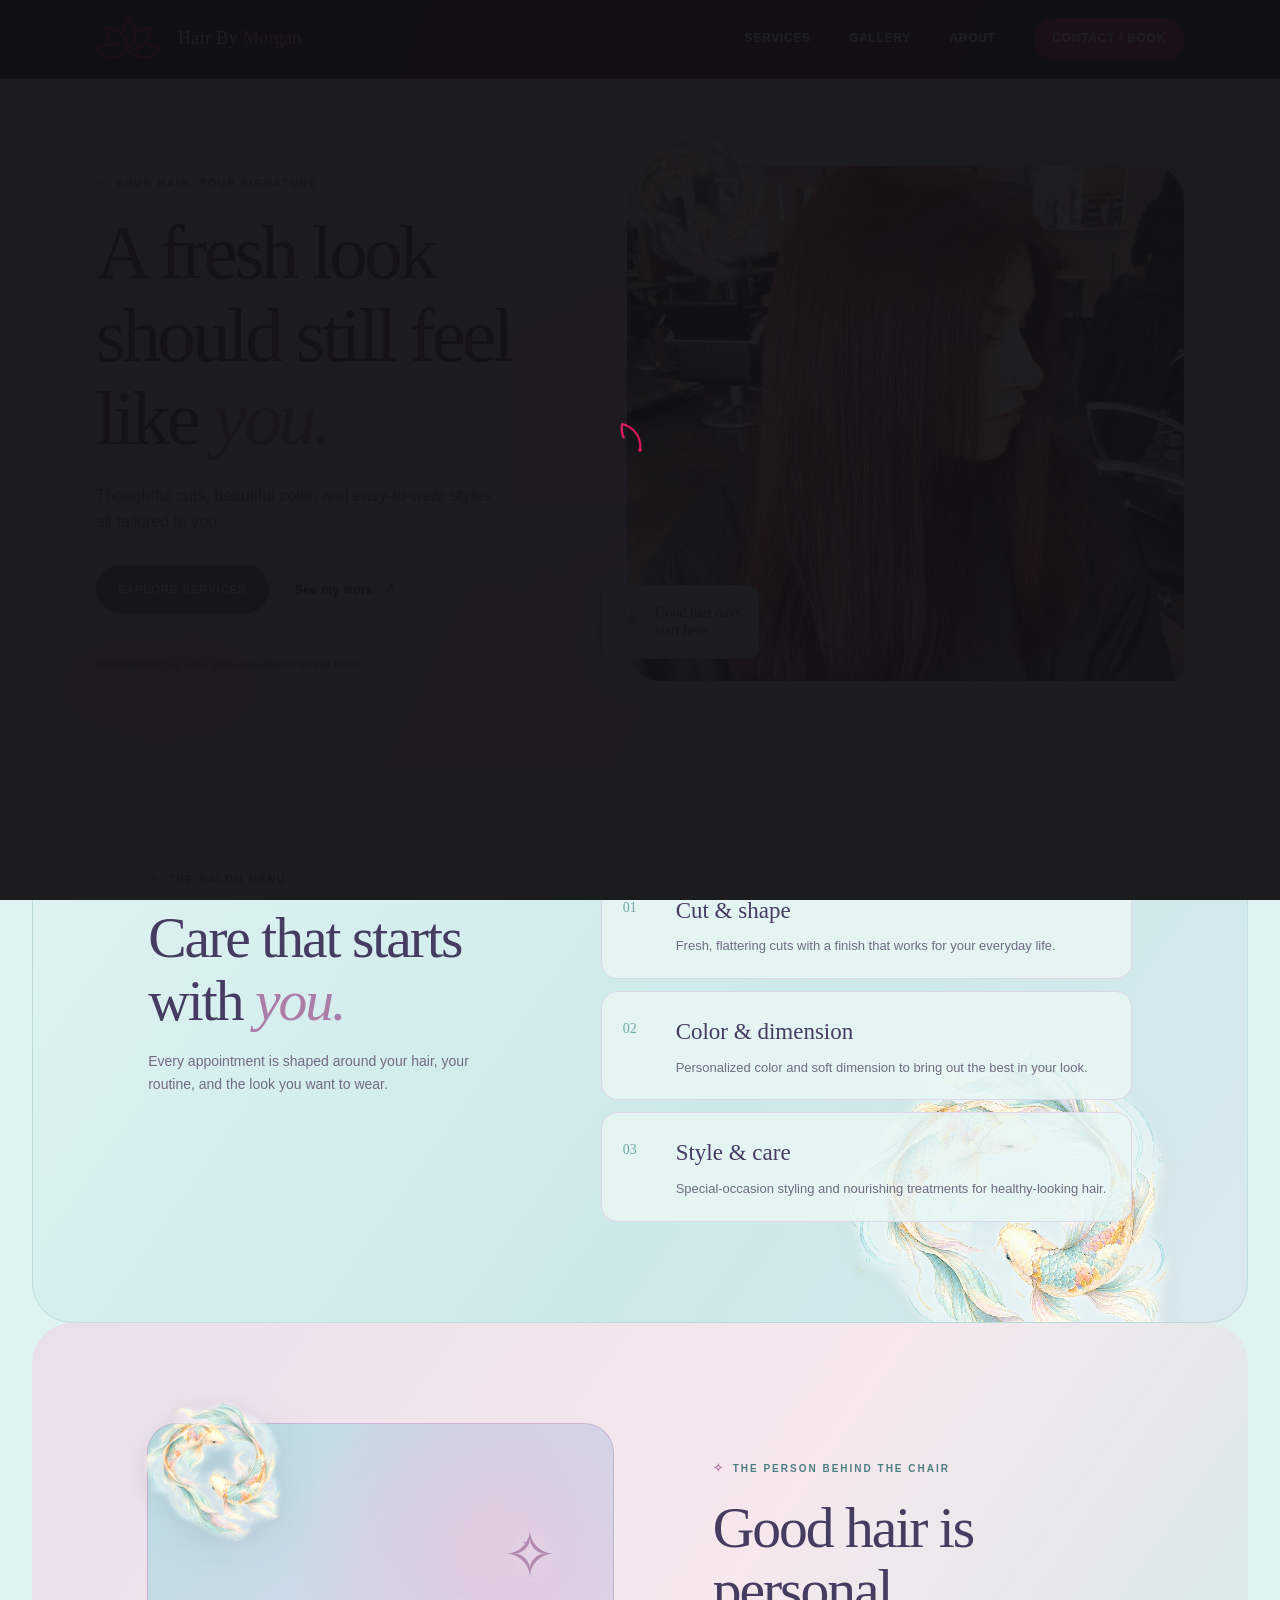
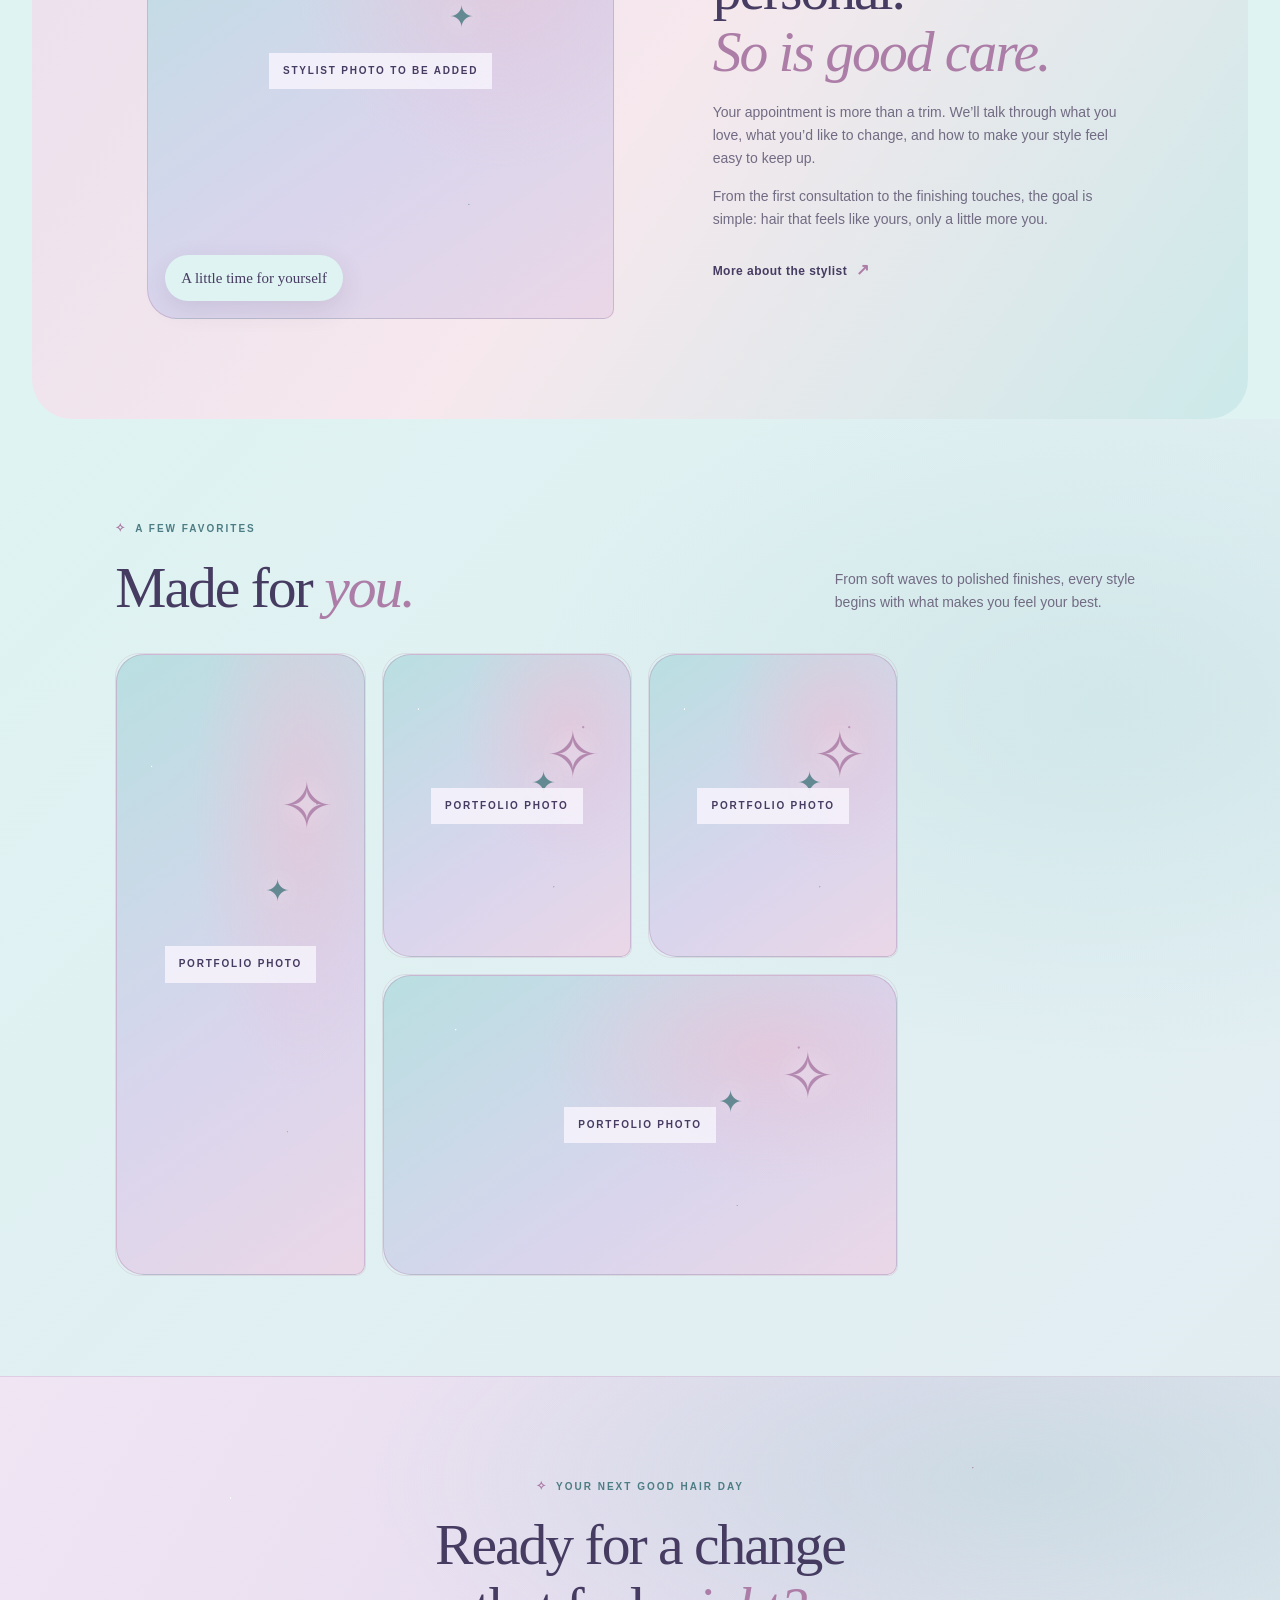
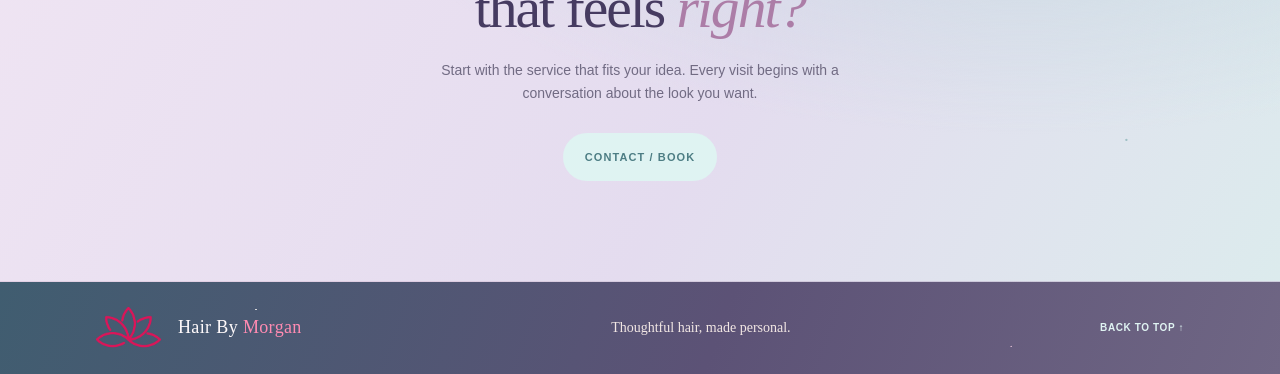
<file: index-2.html>
<!doctype html>
<html lang="en">
<head>
    <meta charset="utf-8">
    <meta name="viewport" content="width=device-width, initial-scale=1">
    <meta http-equiv="refresh" content="0; url=index.html">
    <link rel="canonical" href="index.html">
    <title>Hair by Morgan</title>
</head>
<body>
    <p>This homepage has moved. <a href="index.html">Continue to Hair by Morgan</a>.</p>
</body>
</html>
</file>
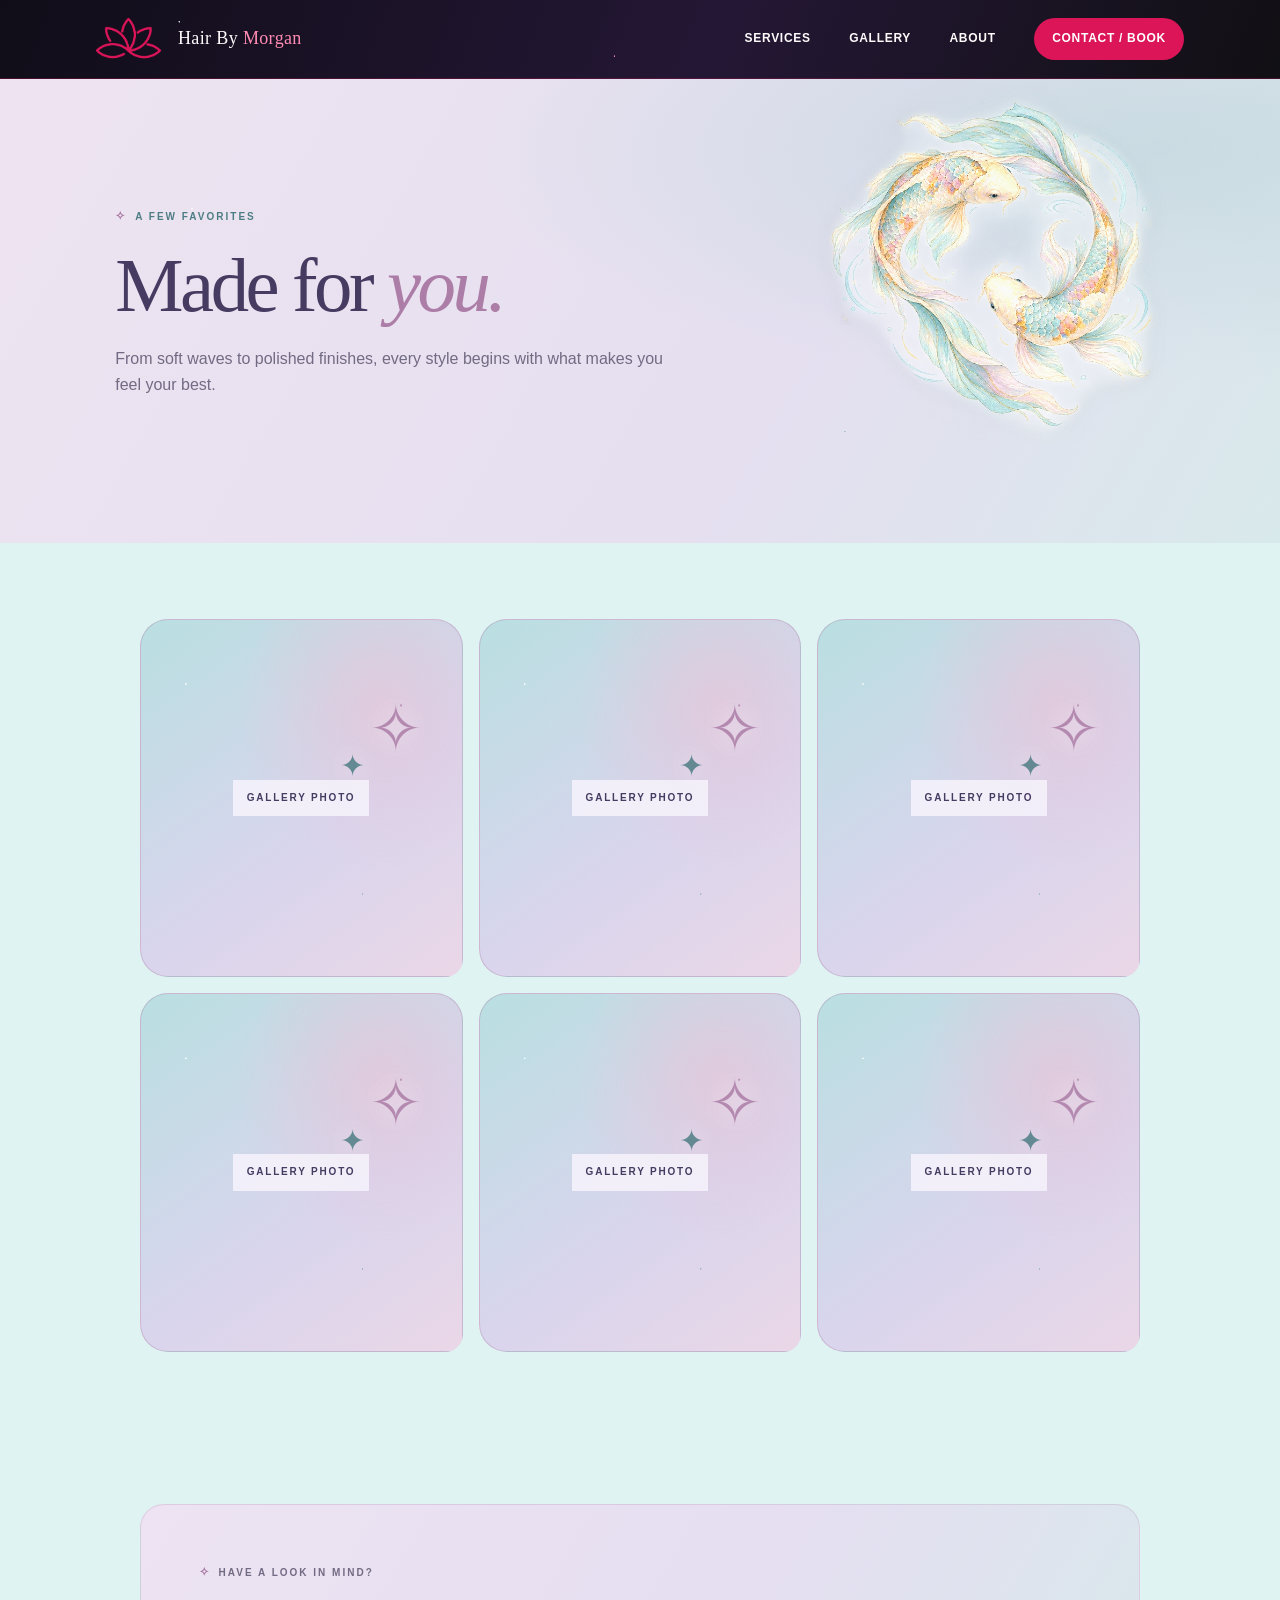
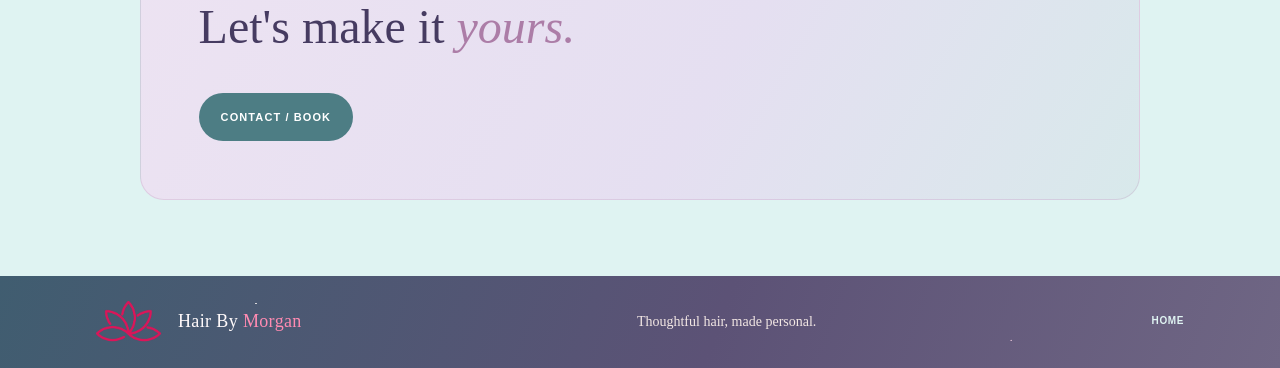
<file: life-style.html>
<!doctype html>
<html lang="en">
<head>
    <meta charset="utf-8">
    <meta name="viewport" content="width=device-width, initial-scale=1">
    <meta name="description" content="Browse cuts, color, and styling inspiration in the Hair by Morgan gallery.">
    <meta name="theme-color" content="#111014">
    <title>Gallery | Hair by Morgan</title>
    <link rel="stylesheet" href="assets/css/hairstylist.css">
</head>
<body>
    <div class="lotus-loader" aria-label="Loading"><img src="assets/img/preloader/pre.svg" alt=""></div>
    <header class="site-header">
        <a class="brand" href="index.html" aria-label="Hair by Morgan home"><img src="assets/img/preloader/pre.svg" alt=""><span>Hair By <strong>Morgan</strong></span></a>
        <button class="nav-toggle" type="button" aria-expanded="false" aria-controls="site-nav" aria-label="Toggle navigation"><span></span><span></span><span></span></button>
        <nav class="site-nav" id="site-nav" aria-label="Main navigation">
            <a href="beauty.html">Services</a><a href="life-style.html" aria-current="page">Gallery</a><a href="about.html">About</a>
            <a class="nav-cta" href="contact.html">Contact / Book</a>
        </nav>
    </header>
    <main>
        <section class="page-hero">
            <p class="eyebrow">A FEW FAVORITES</p>
            <h1>Made for <em>you.</em></h1>
            <p>From soft waves to polished finishes, every style begins with what makes you feel your best.</p>
        </section>
        <section class="content-shell">
            <div class="gallery-grid">
                <figure><div class="photo-placeholder" role="img" aria-label="Gallery photo to be added"><span>Gallery photo</span></div></figure>
                <figure><div class="photo-placeholder" role="img" aria-label="Gallery photo to be added"><span>Gallery photo</span></div></figure>
                <figure><div class="photo-placeholder" role="img" aria-label="Gallery photo to be added"><span>Gallery photo</span></div></figure>
                <figure><div class="photo-placeholder" role="img" aria-label="Gallery photo to be added"><span>Gallery photo</span></div></figure>
                <figure><div class="photo-placeholder" role="img" aria-label="Gallery photo to be added"><span>Gallery photo</span></div></figure>
                <figure><div class="photo-placeholder" role="img" aria-label="Gallery photo to be added"><span>Gallery photo</span></div></figure>
            </div>
        </section>
        <section class="content-shell">
            <div class="booking-panel">
                <p class="eyebrow">HAVE A LOOK IN MIND?</p>
                <h2>Let's make it <em>yours.</em></h2>
                <a class="button" href="contact.html">Contact / Book</a>
            </div>
        </section>
    </main>
    <footer class="site-footer">
        <a class="brand" href="index.html" aria-label="Hair by Morgan home"><img src="assets/img/preloader/pre.svg" alt=""><span>Hair By <strong>Morgan</strong></span></a>
        <p>Thoughtful hair, made personal.</p><a class="footer-top" href="index.html">Home</a>
    </footer>
    <script src="assets/js/hairstylist.js" defer></script>
</body>
</html>
</file>
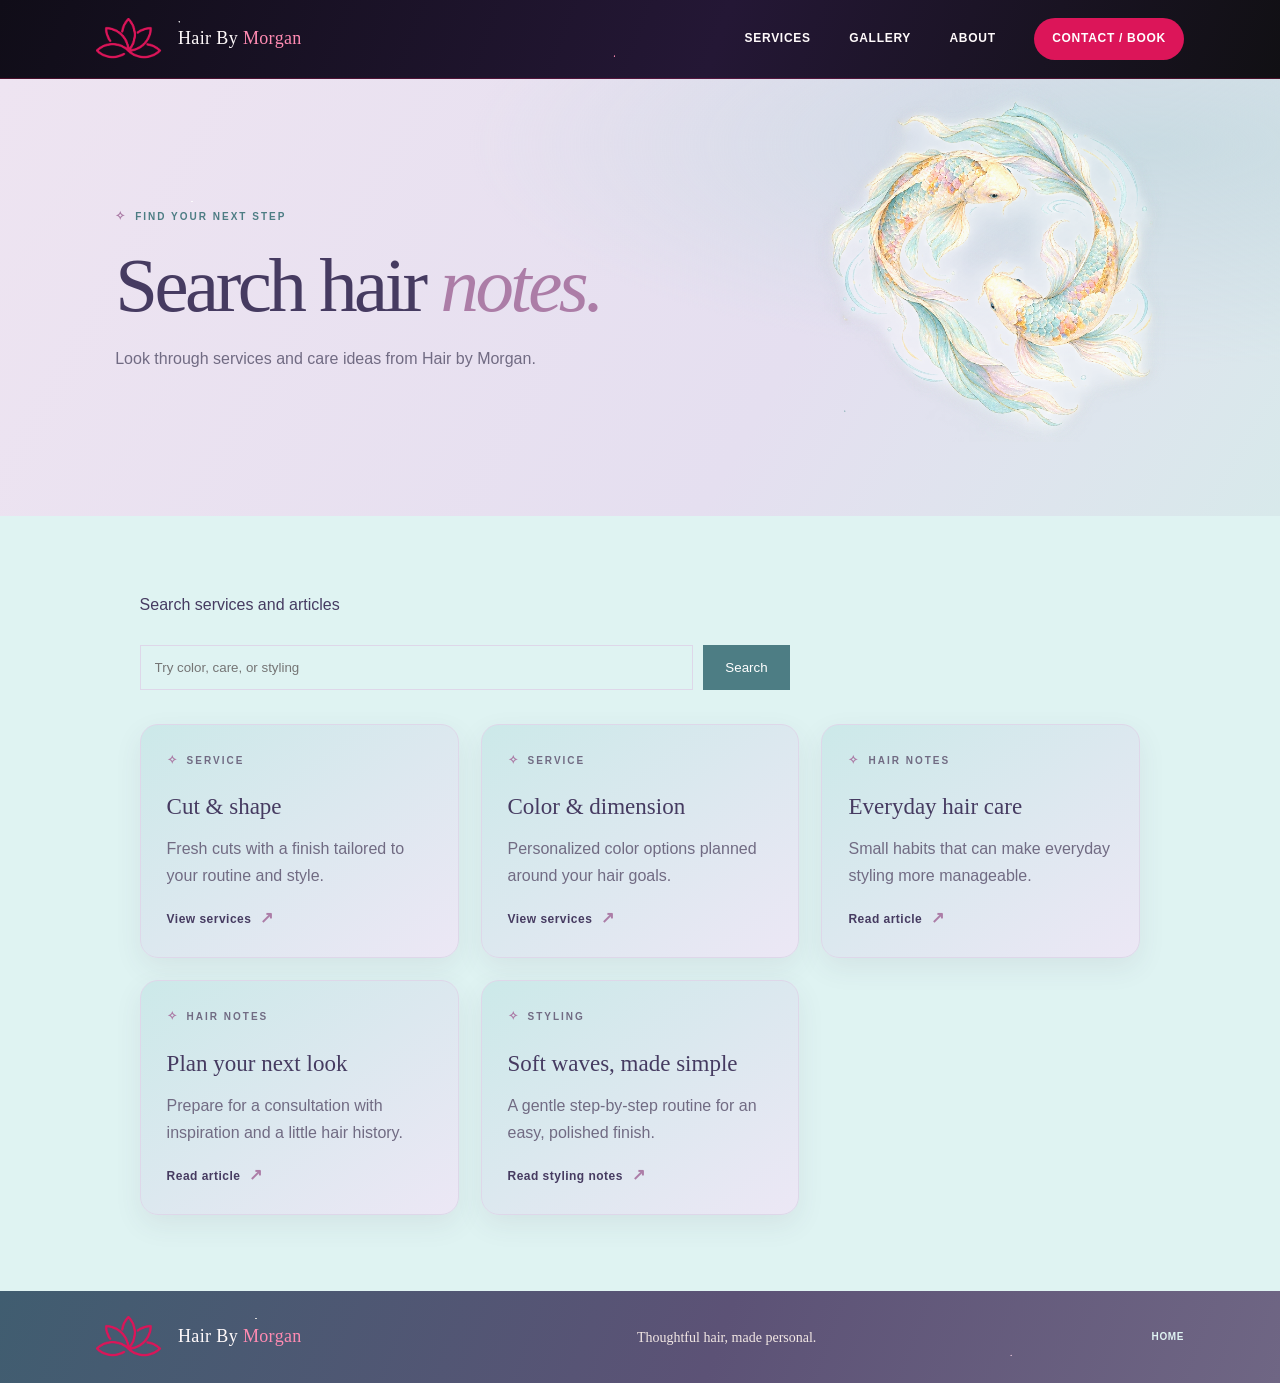
<file: search.html>
<!doctype html>
<html lang="en">
<head>
    <meta charset="utf-8">
    <meta name="viewport" content="width=device-width, initial-scale=1">
    <meta name="description" content="Search hair services, styling ideas, and salon care notes from Hair by Morgan.">
    <meta name="theme-color" content="#111014">
    <title>Search | Hair by Morgan</title>
    <link rel="stylesheet" href="assets/css/hairstylist.css">
</head>
<body>
    <div class="lotus-loader" aria-label="Loading"><img src="assets/img/preloader/pre.svg" alt=""></div>
    <header class="site-header">
        <a class="brand" href="index.html" aria-label="Hair by Morgan home"><img src="assets/img/preloader/pre.svg" alt=""><span>Hair By <strong>Morgan</strong></span></a>
        <button class="nav-toggle" type="button" aria-expanded="false" aria-controls="site-nav" aria-label="Toggle navigation"><span></span><span></span><span></span></button>
        <nav class="site-nav" id="site-nav" aria-label="Main navigation">
            <a href="beauty.html">Services</a><a href="life-style.html">Gallery</a><a href="about.html">About</a>
            <a class="nav-cta" href="contact.html">Contact / Book</a>
        </nav>
    </header>
    <main>
        <section class="page-hero">
            <p class="eyebrow">FIND YOUR NEXT STEP</p>
            <h1>Search hair <em>notes.</em></h1>
            <p>Look through services and care ideas from Hair by Morgan.</p>
        </section>
        <section class="content-shell">
            <label for="site-search">Search services and articles</label>
            <form class="search-form" role="search" onsubmit="return false">
                <input id="site-search" type="search" placeholder="Try color, care, or styling" data-search-input>
                <button type="submit">Search</button>
            </form>
            <div class="card-grid">
                <article class="salon-card" data-search-result><p class="eyebrow">SERVICE</p><h3>Cut & shape</h3><p>Fresh cuts with a finish tailored to your routine and style.</p><a class="text-link" href="beauty.html">View services <span aria-hidden="true">↗</span></a></article>
                <article class="salon-card" data-search-result><p class="eyebrow">SERVICE</p><h3>Color & dimension</h3><p>Personalized color options planned around your hair goals.</p><a class="text-link" href="beauty.html">View services <span aria-hidden="true">↗</span></a></article>
                <article class="salon-card" data-search-result><p class="eyebrow">HAIR NOTES</p><h3>Everyday hair care</h3><p>Small habits that can make everyday styling more manageable.</p><a class="text-link" href="blog-single.html">Read article <span aria-hidden="true">↗</span></a></article>
                <article class="salon-card" data-search-result><p class="eyebrow">HAIR NOTES</p><h3>Plan your next look</h3><p>Prepare for a consultation with inspiration and a little hair history.</p><a class="text-link" href="blog-single-2.html">Read article <span aria-hidden="true">↗</span></a></article>
                <article class="salon-card" data-search-result><p class="eyebrow">STYLING</p><h3>Soft waves, made simple</h3><p>A gentle step-by-step routine for an easy, polished finish.</p><a class="text-link" href="video-post.html">Read styling notes <span aria-hidden="true">↗</span></a></article>
            </div>
            <p id="search-empty" role="status" hidden>No matches found. Try a different search.</p>
        </section>
    </main>
    <footer class="site-footer">
        <a class="brand" href="index.html" aria-label="Hair by Morgan home"><img src="assets/img/preloader/pre.svg" alt=""><span>Hair By <strong>Morgan</strong></span></a>
        <p>Thoughtful hair, made personal.</p><a class="footer-top" href="index.html">Home</a>
    </footer>
    <script src="assets/js/hairstylist.js" defer></script>
</body>
</html>
</file>
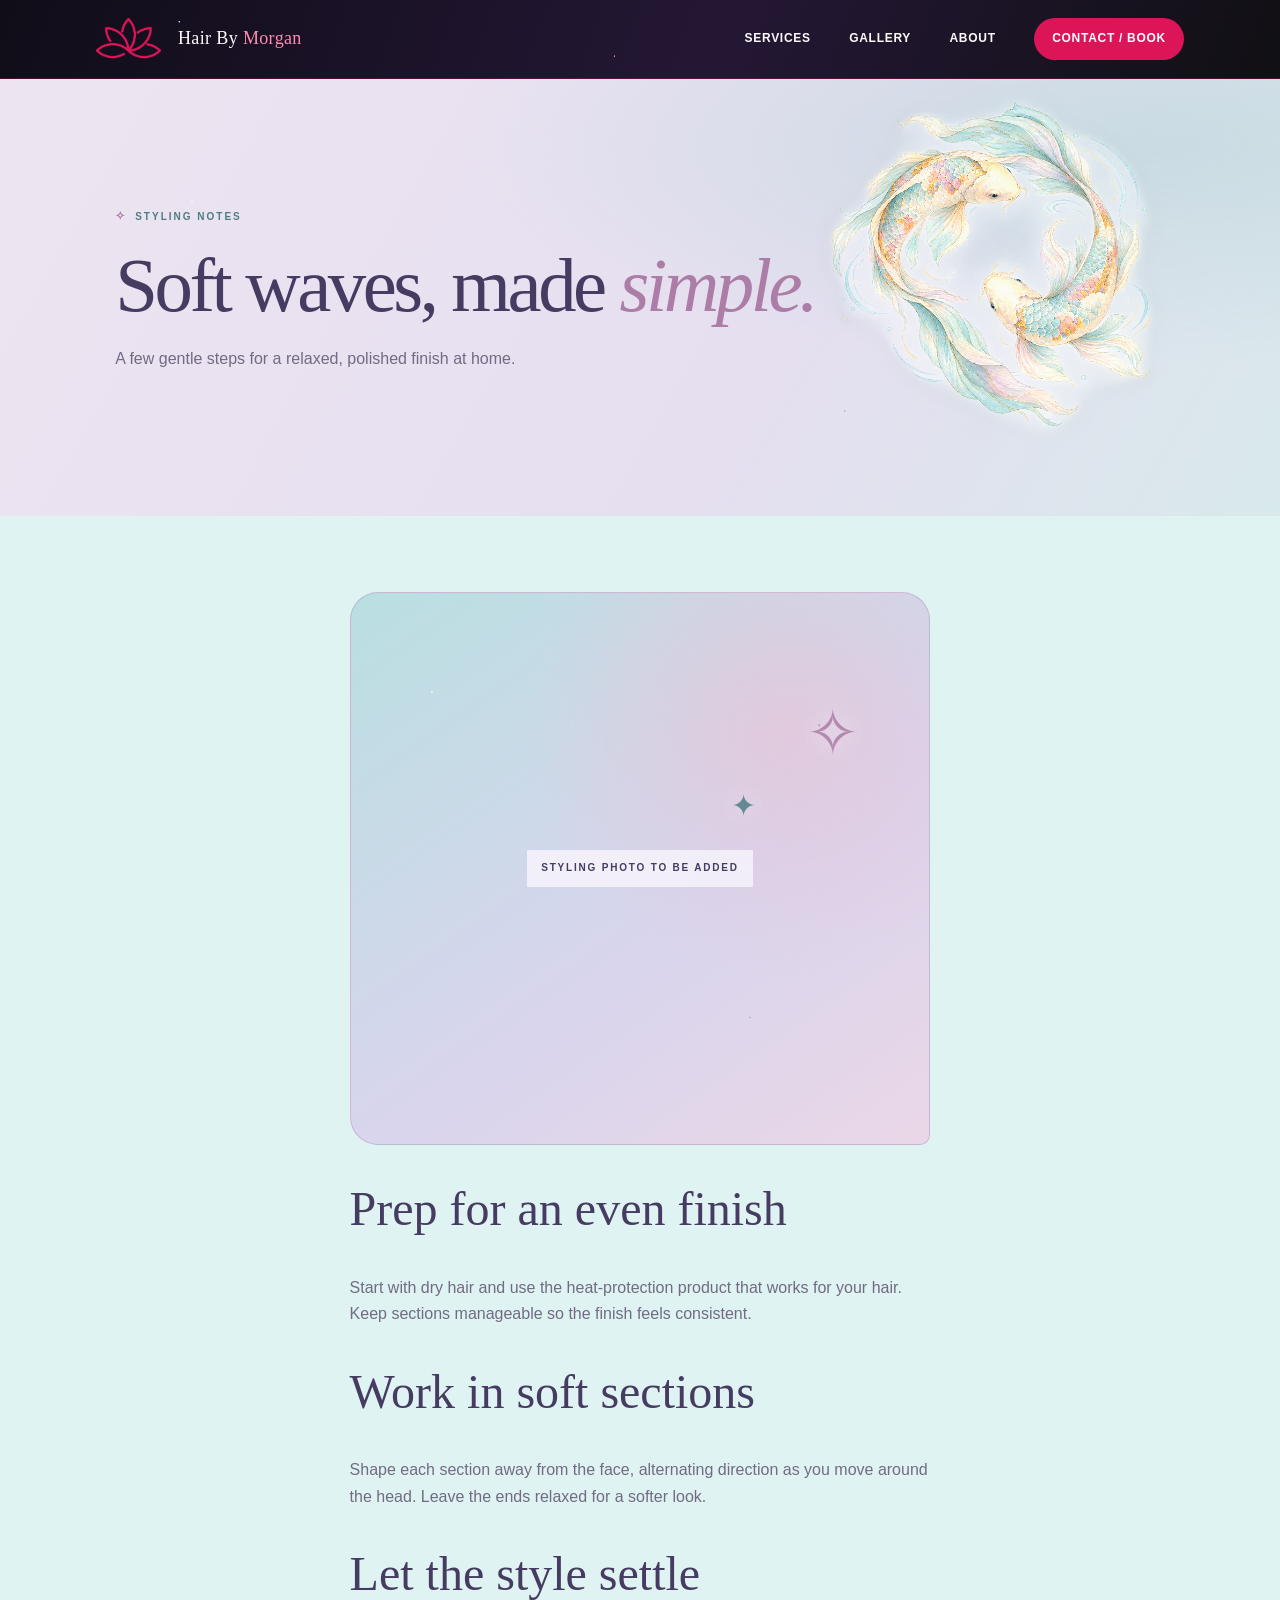
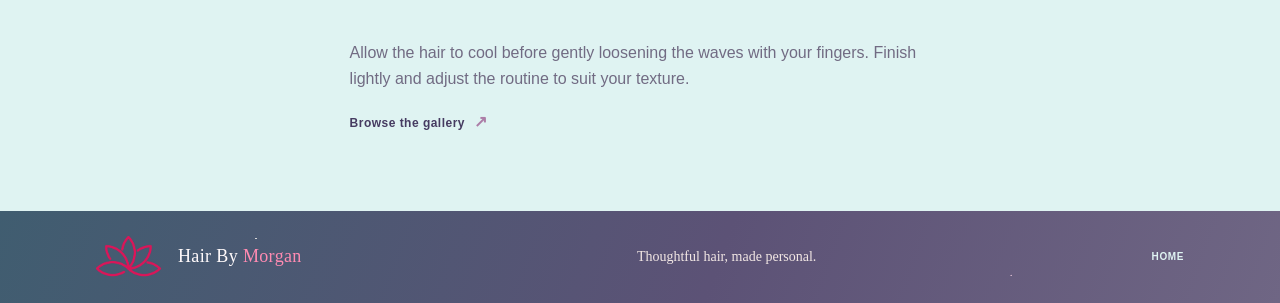
<file: video-post.html>
<!doctype html>
<html lang="en">
<head>
    <meta charset="utf-8">
    <meta name="viewport" content="width=device-width, initial-scale=1">
    <meta name="description" content="A simple step-by-step routine for soft, easy-to-wear waves.">
    <meta name="theme-color" content="#111014">
    <title>Styling Notes | Hair by Morgan</title>
    <link rel="stylesheet" href="assets/css/hairstylist.css">
</head>
<body>
    <div class="lotus-loader" aria-label="Loading"><img src="assets/img/preloader/pre.svg" alt=""></div>
    <header class="site-header">
        <a class="brand" href="index.html" aria-label="Hair by Morgan home"><img src="assets/img/preloader/pre.svg" alt=""><span>Hair By <strong>Morgan</strong></span></a>
        <button class="nav-toggle" type="button" aria-expanded="false" aria-controls="site-nav" aria-label="Toggle navigation"><span></span><span></span><span></span></button>
        <nav class="site-nav" id="site-nav" aria-label="Main navigation">
            <a href="beauty.html">Services</a><a href="life-style.html">Gallery</a><a href="about.html">About</a>
            <a class="nav-cta" href="contact.html">Contact / Book</a>
        </nav>
    </header>
    <main>
        <section class="page-hero">
            <p class="eyebrow">STYLING NOTES</p>
            <h1>Soft waves, made <em>simple.</em></h1>
            <p>A few gentle steps for a relaxed, polished finish at home.</p>
        </section>
        <article class="content-shell article-copy">
            <div class="photo-placeholder feature-image" role="img" aria-label="Styling photo to be added"><span>Styling photo to be added</span></div>
            <h2>Prep for an even finish</h2>
            <p>Start with dry hair and use the heat-protection product that works for your hair. Keep sections manageable so the finish feels consistent.</p>
            <h2>Work in soft sections</h2>
            <p>Shape each section away from the face, alternating direction as you move around the head. Leave the ends relaxed for a softer look.</p>
            <h2>Let the style settle</h2>
            <p>Allow the hair to cool before gently loosening the waves with your fingers. Finish lightly and adjust the routine to suit your texture.</p>
            <a class="text-link" href="life-style.html">Browse the gallery <span aria-hidden="true">↗</span></a>
        </article>
    </main>
    <footer class="site-footer">
        <a class="brand" href="index.html" aria-label="Hair by Morgan home"><img src="assets/img/preloader/pre.svg" alt=""><span>Hair By <strong>Morgan</strong></span></a>
        <p>Thoughtful hair, made personal.</p><a class="footer-top" href="index.html">Home</a>
    </footer>
    <script src="assets/js/hairstylist.js" defer></script>
</body>
</html>
</file>
<file: assets/css/hairstylist.css>
:root {
    color-scheme: light;
    --ink: #111014;
    --muted: #6d666a;
    --rose: #dc1559;
    --violet: #241735;
    --lilac: #d7b8ff;
    --paper: #fffafb;
    --blush: #f8e9ef;
    --blush-light: #fff2f7;
    --line: #ead9df;
}

* {
    box-sizing: border-box;
}

html {
    scroll-behavior: smooth;
}

body {
    margin: 0;
    background: var(--paper);
    color: var(--ink);
    font-family: "Segoe UI", Arial, sans-serif;
    line-height: 1.65;
}

img {
    display: block;
    max-width: 100%;
}

a {
    color: inherit;
    text-decoration: none;
}

button:focus-visible,
a:focus-visible,
input:focus-visible,
summary:focus-visible {
    outline: 2px solid var(--rose);
    outline-offset: 3px;
}

.site-header {
    align-items: center;
    background:
        radial-gradient(1px 1px at 14% 28%, rgba(255, 255, 255, 0.8) 50%, transparent 100%),
        radial-gradient(1px 1px at 48% 72%, rgba(255, 139, 178, 0.9) 50%, transparent 100%),
        radial-gradient(1.5px 1.5px at 86% 32%, rgba(215, 184, 255, 0.8) 50%, transparent 100%),
        linear-gradient(110deg, #100d18, var(--violet) 56%, var(--ink));
    color: var(--paper);
    display: flex;
    justify-content: space-between;
    padding: 18px 7.5%;
    position: sticky;
    top: 0;
    z-index: 20;
    border-bottom: 1px solid rgba(220, 21, 89, 0.28);
}

.brand {
    align-items: center;
    display: inline-flex;
    gap: 10px;
}

.brand img {
    display: none;
}

.brand span {
    color: var(--paper);
    display: block;
    font-family: "Palatino Linotype", "Book Antiqua", Georgia, serif;
    font-size: 18px;
    letter-spacing: 0.02em;
    white-space: nowrap;
}

.brand span strong {
    color: #ff8bb2;
    font-weight: 400;
}

.brand::before {
    background: url("../img/logo/innerlogo.png") left center / auto 42px no-repeat;
    content: "";
    display: block;
    height: 42px;
    width: 72px;
}

.nav-toggle {
    background: transparent;
    border: 0;
    color: white;
    cursor: pointer;
    display: none;
    padding: 8px;
}

.wordmark {
    align-items: center;
    display: inline-flex;
    gap: 9px;
}

.wordmark-main {
    font-family: Georgia, "Times New Roman", serif;
    font-size: 30px;
    letter-spacing: 0.08em;
    line-height: 1;
}

.wordmark-sub {
    border-left: 1px solid var(--rose);
    color: var(--rose);
    font-size: 9px;
    font-weight: 700;
    letter-spacing: 0.22em;
    line-height: 1.4;
    padding-left: 9px;
}

.site-nav {
    align-items: center;
    display: flex;
    gap: clamp(18px, 3vw, 42px);
}

.site-nav a,
.footer-top {
    font-size: 12px;
    font-weight: 650;
    letter-spacing: 0.06em;
    text-transform: uppercase;
}

.site-nav a:not(.nav-cta) {
    color: var(--paper);
}

.site-nav a:not(.nav-cta):hover,
.footer-top:hover,
.text-link:hover {
    color: var(--rose);
}

.site-nav .nav-cta {
    background: var(--rose);
    color: white;
    padding: 11px 18px;
    transition: background 160ms ease, transform 160ms ease;
    border-radius: 999px;
}

.site-nav .nav-cta:hover {
    background: #b90f4a;
    box-shadow: 0 8px 25px rgba(220, 21, 89, 0.3);
    transform: translateY(-2px);
}

.hero {
    align-items: center;
    background:
        radial-gradient(ellipse at 82% 18%, rgba(215, 184, 255, 0.38), transparent 34%),
        radial-gradient(ellipse at 12% 88%, rgba(220, 21, 89, 0.12), transparent 36%),
        var(--blush);
    display: grid;
    gap: 7%;
    grid-template-columns: 0.9fr 1.1fr;
    min-height: 610px;
    padding: 65px 7.5%;
}

.hero-copy {
    max-width: 500px;
    padding: 30px 0;
}

.eyebrow {
    color: var(--rose);
    font-size: 10px;
    font-weight: 750;
    letter-spacing: 0.2em;
    margin: 0 0 18px;
}

.eyebrow::before {
    color: var(--rose);
    content: "\2727";
    font-size: 12px;
    margin-right: 8px;
}

h1,
h2,
h3,
p,
figure {
    margin-top: 0;
}

h1,
h2 {
    font-family: Georgia, "Times New Roman", serif;
    font-weight: 400;
    line-height: 1.08;
}

h1 {
    font-size: clamp(46px, 6vw, 78px);
    letter-spacing: -0.045em;
    margin-bottom: 22px;
}

h1 em,
h2 em {
    color: var(--rose);
    font-weight: 400;
}

.hero-description {
    color: var(--muted);
    font-size: 16px;
    max-width: 410px;
}

.hero-actions {
    align-items: center;
    display: flex;
    flex-wrap: wrap;
    gap: 26px;
    margin-top: 30px;
}

.button {
    align-items: center;
    display: inline-flex;
    font-size: 11px;
    font-weight: 700;
    justify-content: center;
    letter-spacing: 0.1em;
    min-height: 48px;
    padding: 0 22px;
    text-transform: uppercase;
    transition: transform 160ms ease, background 160ms ease;
    border-radius: 999px;
}

.button:hover {
    transform: translateY(-2px);
}

.button-dark {
    background: var(--ink);
    color: white;
}

.button-dark:hover {
    background: var(--rose);
    box-shadow: 0 8px 25px rgba(220, 21, 89, 0.25);
}

.text-link {
    font-size: 12px;
    font-weight: 700;
    letter-spacing: 0.04em;
}

.text-link span {
    color: var(--rose);
    font-size: 16px;
    margin-left: 5px;
}

.hero-note {
    color: var(--muted);
    font-size: 11px;
    margin: 42px 0 0;
}

.hero-image-wrap {
    justify-self: end;
    max-width: 610px;
    position: relative;
    width: 100%;
}

.hero-image {
    aspect-ratio: 1.08 / 1;
    border-radius: 34px 34px 12px 34px;
    object-fit: cover;
    object-position: center 38%;
    width: 100%;
}

.image-caption {
    align-items: center;
    background: var(--paper);
    bottom: 22px;
    display: flex;
    gap: 12px;
    left: -28px;
    padding: 14px 18px;
    position: absolute;
    border-left: 3px solid var(--rose);
    border-radius: 12px;
    box-shadow: 0 12px 35px rgba(17, 16, 20, 0.1);
}

.caption-mark {
    color: var(--rose);
    font-size: 28px;
}

.image-caption span:last-child {
    font-family: Georgia, "Times New Roman", serif;
    font-size: 14px;
    line-height: 1.3;
}

.section-pad {
    padding: 100px 9%;
}

.services {
    display: grid;
    gap: 10%;
    grid-template-columns: 0.8fr 1.2fr;
}

.section-heading h2,
.about-copy h2,
.portfolio-heading h2,
.contact h2 {
    font-size: clamp(38px, 4.5vw, 58px);
    letter-spacing: -0.035em;
    margin-bottom: 18px;
}

.section-heading > p:last-child,
.portfolio-heading > p,
.about-copy > p:not(.eyebrow),
.contact-inner > p:not(.eyebrow) {
    color: var(--muted);
    font-size: 14px;
    max-width: 430px;
}

.service-list {
    border-top: 1px solid var(--line);
}

.service-card {
    border-bottom: 1px solid var(--line);
    display: grid;
    gap: 4px 18px;
    grid-template-columns: 35px 1fr;
    padding: 23px 0;
}

.service-number {
    color: var(--rose);
    font-family: Georgia, "Times New Roman", serif;
    font-size: 14px;
    grid-row: span 2;
    padding-top: 4px;
}

.service-card h3 {
    font-family: Georgia, "Times New Roman", serif;
    font-size: 23px;
    font-weight: 400;
    margin-bottom: 2px;
}

.service-card p {
    color: var(--muted);
    font-size: 13px;
    margin-bottom: 0;
}

.about {
    align-items: center;
    background: var(--blush-light);
    display: grid;
    gap: 10%;
    grid-template-columns: 1fr 0.9fr;
}

.about-image-wrap {
    max-width: 520px;
    position: relative;
}

.about-image-wrap img,
.about-image-wrap .about-photo {
    aspect-ratio: 0.94 / 1;
    border-radius: 30px 30px 10px 30px;
    width: 100%;
}

.about-image-label {
    background: var(--paper);
    bottom: 18px;
    color: var(--ink);
    font-family: Georgia, "Times New Roman", serif;
    font-size: 15px;
    left: 18px;
    padding: 11px 16px;
    position: absolute;
    border-radius: 999px;
    box-shadow: 0 8px 26px rgba(17, 16, 20, 0.1);
}

.about-copy .text-link {
    display: inline-block;
    margin-top: 12px;
}

.portfolio {
    background: var(--paper);
}

.portfolio-heading {
    align-items: end;
    display: flex;
    justify-content: space-between;
    margin-bottom: 34px;
}

.portfolio-heading h2 {
    margin-bottom: 0;
}

.portfolio-heading > p {
    margin: 0 0 5px;
    max-width: 330px;
}

.gallery {
    display: grid;
    gap: 16px;
    grid-template-columns: repeat(4, 1fr);
}

.gallery-item {
    margin: 0;
    overflow: hidden;
    border-radius: 18px;
}

.gallery-item img,
.gallery-item .photo-placeholder {
    aspect-ratio: 0.82 / 1;
    height: 100%;
    transition: transform 350ms ease;
    width: 100%;
}

.gallery-item:hover img,
.gallery-item:hover .photo-placeholder {
    transform: scale(1.04);
}

.gallery-item-tall {
    grid-row: span 2;
}

.gallery-item-tall img,
.gallery-item-tall .photo-placeholder {
    aspect-ratio: 0.82 / 1;
}

.gallery-item-wide {
    grid-column: span 2;
}

.gallery-item-wide img,
.gallery-item-wide .photo-placeholder {
    aspect-ratio: 1.72 / 1;
}

.contact {
    background:
        radial-gradient(1px 1px at 18% 24%, rgba(255, 255, 255, 0.75) 50%, transparent 100%),
        radial-gradient(1px 1px at 76% 18%, rgba(255, 139, 178, 0.85) 50%, transparent 100%),
        radial-gradient(1.5px 1.5px at 88% 72%, rgba(215, 184, 255, 0.75) 50%, transparent 100%),
        radial-gradient(ellipse at 80% 20%, rgba(72, 35, 110, 0.55), transparent 45%),
        linear-gradient(120deg, #0d0b12, var(--violet) 58%, #130d19);
    color: white;
    text-align: center;
}

.contact-inner {
    margin: 0 auto;
    max-width: 650px;
}

.contact h2 {
    margin-bottom: 20px;
}

.contact-inner > p:not(.eyebrow) {
    color: #d3c8c3;
    margin: 0 auto 28px;
}

.contact .eyebrow {
    color: #ff8bb2;
}

.button-light {
    background: var(--paper);
    color: var(--ink);
}

.button-light:hover {
    background: #e7cbc5;
}

.site-footer {
    align-items: center;
    background:
        radial-gradient(1px 1px at 20% 30%, rgba(255, 255, 255, 0.65) 50%, transparent 100%),
        radial-gradient(1px 1px at 79% 70%, rgba(255, 139, 178, 0.75) 50%, transparent 100%),
        linear-gradient(110deg, #100d18, var(--violet) 56%, var(--ink));
    color: var(--paper);
    display: flex;
    justify-content: space-between;
    padding: 25px 7.5%;
}

.site-footer > p {
    color: #d7cfd3;
    font-family: Georgia, "Times New Roman", serif;
    font-size: 14px;
    margin: 0;
}

.footer-top {
    font-size: 10px;
}

@media (max-width: 850px) {
    .site-header {
        padding-left: 5%;
        padding-right: 5%;
    }

    .site-nav {
        gap: 16px;
    }

    .hero {
        gap: 5%;
        grid-template-columns: 1fr 1fr;
        padding: 55px 6%;
    }

    .section-pad {
        padding: 75px 7%;
    }

    .services,
    .about {
        gap: 7%;
    }

    .gallery {
        gap: 10px;
        grid-template-columns: repeat(2, 1fr);
    }

    .gallery-item-tall {
        grid-row: auto;
    }

    .gallery-item-wide {
        grid-column: auto;
    }

    .gallery-item img,
    .gallery-item .photo-placeholder,
    .gallery-item-tall img,
    .gallery-item-tall .photo-placeholder,
    .gallery-item-wide img,
    .gallery-item-wide .photo-placeholder {
        aspect-ratio: 1 / 1;
    }
}

@media (max-width: 600px) {
    .site-header {
        align-items: center;
        flex-direction: row;
        padding: 17px 6%;
    }

    .brand::before {
        height: 36px;
        width: 62px;
        background-size: auto 36px;
    }

    .brand span {
        font-size: 14px;
    }

    .nav-toggle {
        background: url("../img/pisces-koi.webp") center / contain no-repeat;
        color: var(--rose);
        display: block;
        filter: saturate(1.65) contrast(1.22) drop-shadow(0 0 8px rgba(215, 184, 255, 0.56));
        height: 46px;
        padding: 0;
        width: 58px;
    }

    .nav-toggle span {
        display: none;
    }

    .site-nav {
        align-items: stretch;
        background: var(--ink);
        display: none;
        flex-direction: column;
        gap: 0;
        left: 0;
        padding: 8px 6% 18px;
        position: absolute;
        right: 0;
        top: 100%;
    }

    .site-nav.is-open {
        display: flex;
    }

    .site-nav a {
        padding: 12px 0;
    }

    .site-nav .nav-cta {
        margin-top: 8px;
        padding: 11px 14px;
        text-align: center;
    }

    .hero {
        gap: 35px;
        grid-template-columns: 1fr;
        padding: 48px 6% 38px;
    }

    .hero-copy {
        padding: 0;
    }

    h1 {
        font-size: clamp(45px, 13vw, 65px);
    }

    .hero-note {
        margin-top: 25px;
    }

    .hero-image-wrap {
        max-width: none;
    }

    .image-caption {
        bottom: 13px;
        left: -7px;
        padding: 10px 13px;
    }

    .section-pad {
        padding: 62px 6%;
    }

    .services,
    .about {
        grid-template-columns: 1fr;
    }

    .services {
        gap: 25px;
    }

    .about {
        gap: 35px;
    }

    .about-image-wrap {
        max-width: none;
    }

    .portfolio-heading {
        align-items: flex-start;
        flex-direction: column;
        gap: 14px;
    }

    .gallery {
        gap: 8px;
    }

    .site-footer {
        align-items: flex-start;
        flex-direction: column;
        gap: 12px;
        padding: 22px 6%;
    }
}

@media (prefers-reduced-motion: reduce) {
    html {
        scroll-behavior: auto;
    }

    *,
    *::before,
    *::after {
        transition-duration: 0.01ms !important;
    }
}

.lotus-loader {
    align-items: center;
    background: var(--ink);
    display: flex;
    inset: 0;
    justify-content: center;
    position: fixed;
    transition: opacity 240ms ease, visibility 240ms ease;
    z-index: 1000;
}

.lotus-loader img {
    height: 68px;
    width: 68px;
}

.lotus-loader.is-hidden {
    opacity: 0;
    visibility: hidden;
}

.page-hero {
    background:
        radial-gradient(1px 1px at 15% 28%, rgba(255, 255, 255, 0.85) 50%, transparent 100%),
        radial-gradient(1.5px 1.5px at 78% 24%, rgba(255, 139, 178, 0.8) 50%, transparent 100%),
        radial-gradient(1px 1px at 66% 76%, rgba(215, 184, 255, 0.8) 50%, transparent 100%),
        radial-gradient(ellipse at 90% 15%, rgba(72, 35, 110, 0.55), transparent 38%),
        linear-gradient(120deg, #0d0b12, var(--violet) 62%, #110d17);
    color: white;
    overflow: hidden;
    padding: clamp(70px, 10vw, 130px) 9%;
    position: relative;
}

.page-hero::after {
    color: rgba(215, 184, 255, 0.25);
    content: "\263e";
    font-family: Georgia, "Times New Roman", serif;
    font-size: clamp(120px, 20vw, 250px);
    line-height: 1;
    pointer-events: none;
    position: absolute;
    right: 8%;
    top: 13%;
}

.page-hero > * {
    position: relative;
    z-index: 1;
}

.page-hero .eyebrow {
    color: #ff8bb2;
}

.page-hero h1 {
    margin-bottom: 18px;
    max-width: 820px;
}

.page-hero p:last-child {
    color: #e3dce0;
    max-width: 570px;
}

.content-shell {
    margin: 0 auto;
    max-width: 1180px;
    padding: 76px 7%;
}

.content-shell h2 {
    font-size: clamp(30px, 4vw, 48px);
}

.content-shell p {
    color: var(--muted);
}

.content-split {
    align-items: center;
    display: grid;
    gap: 8%;
    grid-template-columns: 1fr 1fr;
}

.content-split img,
.feature-image {
    aspect-ratio: 1.05 / 1;
    width: 100%;
}

.photo-placeholder {
    align-items: center;
    background:
        radial-gradient(1px 1px at 14% 18%, rgba(255, 255, 255, 0.9) 50%, transparent 100%),
        radial-gradient(1.5px 1.5px at 81% 24%, rgba(255, 139, 178, 0.9) 50%, transparent 100%),
        radial-gradient(1px 1px at 69% 77%, rgba(215, 184, 255, 0.85) 50%, transparent 100%),
        radial-gradient(ellipse at 75% 25%, rgba(220, 21, 89, 0.5), transparent 38%),
        linear-gradient(145deg, #100d18, #241735 58%, #51133e);
    border: 1px solid rgba(220, 21, 89, 0.35);
    color: #fffafb;
    display: flex;
    justify-content: center;
    min-height: 220px;
    overflow: hidden;
    position: relative;
    text-align: center;
    border-radius: 28px 28px 10px 28px;
}

.photo-placeholder::before,
.photo-placeholder::after {
    color: rgba(255, 139, 178, 0.75);
    content: "\2727";
    font-size: clamp(32px, 6vw, 64px);
    position: absolute;
    right: 12%;
    top: 16%;
    text-shadow: 0 0 24px rgba(215, 184, 255, 0.55);
}

.photo-placeholder::after {
    color: rgba(215, 184, 255, 0.8);
    content: "\2726";
    font-size: clamp(16px, 3vw, 30px);
    right: 30%;
    top: 34%;
}

.photo-placeholder span {
    background: rgba(17, 16, 20, 0.6);
    font-size: 10px;
    font-weight: 700;
    letter-spacing: 0.18em;
    padding: 10px 14px;
    position: relative;
    text-transform: uppercase;
    z-index: 1;
}

.content-split .photo-placeholder {
    aspect-ratio: 1.05 / 1;
}

.card-grid {
    display: grid;
    gap: 22px;
    grid-template-columns: repeat(3, minmax(0, 1fr));
    margin-top: 34px;
}

.salon-card {
    background: var(--blush-light);
    border: 1px solid #f0d7e1;
    border-radius: 18px;
    padding: 26px;
    box-shadow: 0 10px 28px rgba(65, 20, 40, 0.05);
}

.salon-card h2,
.salon-card h3 {
    font-family: Georgia, "Times New Roman", serif;
    font-weight: 400;
}

.salon-card h3 {
    font-size: 23px;
    margin-bottom: 10px;
}

.salon-card p:last-child {
    margin-bottom: 0;
}

.gallery-grid {
    display: grid;
    gap: 16px;
    grid-template-columns: repeat(3, minmax(0, 1fr));
}

.gallery-grid figure {
    margin: 0;
    overflow: hidden;
    border-radius: 18px;
}

.gallery-grid img,
.gallery-grid .photo-placeholder {
    aspect-ratio: 0.9 / 1;
    transition: transform 300ms ease;
    width: 100%;
}

.gallery-grid figure:hover img,
.gallery-grid figure:hover .photo-placeholder {
    transform: scale(1.04);
}

.booking-panel {
    background: var(--blush);
    padding: clamp(28px, 6vw, 58px);
}

.booking-panel .button {
    background: var(--rose);
    color: white;
}

.booking-panel .button:hover {
    background: #b90f4a;
}

.faq-list {
    border-top: 1px solid var(--line);
}

.faq-list details {
    border-bottom: 1px solid var(--line);
    padding: 20px 0;
}

.faq-list summary {
    cursor: pointer;
    font-family: Georgia, "Times New Roman", serif;
    font-size: 21px;
}

.faq-list details p {
    margin: 14px 0 0;
}

.article-copy {
    margin: 0 auto;
    max-width: 760px;
}

.article-copy h2 {
    margin-top: 38px;
}

.article-copy p {
    font-size: 16px;
}

.search-form {
    display: flex;
    gap: 10px;
    margin: 26px 0 34px;
    max-width: 650px;
}

.search-form input {
    border: 1px solid var(--line);
    flex: 1;
    min-width: 0;
    padding: 14px;
}

.search-form button {
    background: var(--rose);
    border: 0;
    color: white;
    cursor: pointer;
    padding: 0 22px;
}

.search-result[hidden] {
    display: none;
}

@media (max-width: 850px) {
    .content-split {
        gap: 35px;
        grid-template-columns: 1fr;
    }

    .card-grid,
    .gallery-grid {
        grid-template-columns: repeat(2, minmax(0, 1fr));
    }
}

@media (max-width: 600px) {
    .page-hero {
        padding: 62px 6%;
    }

    .content-shell {
        padding: 58px 6%;
    }

    .card-grid,
    .gallery-grid {
        grid-template-columns: 1fr;
    }

    .search-form {
        flex-direction: column;
    }

    .search-form button {
        min-height: 46px;
    }
}

:root {
    --theme-canvas: #dff3f2;
    --theme-canvas-soft: #cce9e9;
    --theme-peach: #e8cde0;
    --theme-lavender: #d7c7eb;
    --theme-sky: #c9e3e5;
    --theme-teal: #73a6a8;
    --theme-teal-deep: #4d7d84;
    --theme-plum: #463b61;
    --theme-muted: #716b83;
    --theme-line: #ded7e9;
    --theme-mauve: #ac7da7;
    --theme-gold: #c9b18f;
}

body {
    background: var(--theme-canvas);
    color: var(--theme-plum);
}

.hero {
    background:
        radial-gradient(ellipse at 84% 16%, rgba(195, 217, 223, 0.86), transparent 35%),
        radial-gradient(ellipse at 12% 88%, rgba(231, 196, 216, 0.68), transparent 40%),
        radial-gradient(ellipse at 56% 48%, rgba(217, 201, 232, 0.58), transparent 43%),
        linear-gradient(115deg, var(--theme-canvas-soft), #e8e2f2 52%, #cfe7eb);
    border-radius: 0 0 48px 48px;
}

.hero-image-wrap::before,
.about-image-wrap::before {
    background: url("../img/pisces-koi.webp") center / contain no-repeat;
    content: "";
    height: 220px;
    pointer-events: none;
    position: absolute;
    right: -38px;
    top: -22px;
    width: 320px;
    z-index: 2;
    filter: saturate(1.65) contrast(1.22) drop-shadow(0 10px 20px rgba(70, 59, 97, 0.12));
}

.hero-image-wrap::before {
    height: 170px;
    left: -60px;
    right: auto;
    top: -48px;
    width: 250px;
}

.about-image-wrap::before {
    height: 150px;
    left: -52px;
    right: auto;
    top: -28px;
    width: 230px;
}

@media (max-width: 600px) {
    .hero-image-wrap::before {
        height: 110px;
        left: -8px;
        right: auto;
        top: -12px;
        width: 170px;
    }

    .about-image-wrap::before {
        height: 95px;
        left: -10px;
        width: 145px;
    }
}

h1 em,
h2 em {
    color: var(--theme-mauve);
}

.services {
    background:
        linear-gradient(125deg, #dff3f2, #cce9e9 58%, #d9e8ef);
    border: 1px solid rgba(115, 166, 168, 0.24);
    border-radius: 40px;
    isolation: isolate;
    margin: 0 2.5%;
    overflow: hidden;
    position: relative;
}

.services::before {
    background: url("../img/pisces-koi.webp") center / contain no-repeat;
    content: "";
    filter: saturate(1.65) contrast(1.22);
    height: 360px;
    opacity: 0.9;
    pointer-events: none;
    position: absolute;
    right: -2%;
    bottom: -72px;
    width: min(540px, 48vw);
    z-index: 0;
}

.services > * {
    position: relative;
    z-index: 1;
}

@media (max-width: 600px) {
    .services {
        padding-bottom: 190px;
    }

    .services::before {
        bottom: 8px;
        height: 190px;
        opacity: 0.86;
        right: -10px;
        width: min(300px, 88vw);
    }
}

.eyebrow {
    color: var(--theme-teal-deep);
}

.eyebrow::before {
    color: var(--theme-mauve);
}

.hero-description,
.hero-note,
.section-heading > p:last-child,
.portfolio-heading > p,
.about-copy > p:not(.eyebrow),
.contact-inner > p:not(.eyebrow),
.service-card p,
.content-shell p {
    color: var(--theme-muted);
}

.button-dark,
.booking-panel .button,
.search-form button {
    background: var(--theme-teal-deep);
}

.button-dark:hover,
.booking-panel .button:hover {
    background: var(--theme-teal);
    box-shadow: 0 8px 25px rgba(56, 94, 104, 0.24);
}

.text-link span,
.caption-mark {
    color: var(--theme-mauve);
}

.image-caption {
    background: var(--theme-canvas);
    border-left-color: var(--theme-gold);
    box-shadow: 0 12px 35px rgba(73, 59, 85, 0.12);
}

.service-list {
    border: 0;
    display: grid;
    gap: 12px;
}

.service-card {
    background: rgba(232, 247, 246, 0.82);
    border: 1px solid var(--theme-line);
    border-radius: 16px;
    padding: 21px;
}

.service-number {
    color: var(--theme-teal);
}

.about {
    background: linear-gradient(125deg, #e9dfed 0%, #f6e8ed 52%, var(--theme-canvas-soft) 100%);
    border-radius: 40px;
    margin: 0 2.5%;
}

.about-image-label {
    background: var(--theme-canvas);
    color: var(--theme-plum);
    box-shadow: 0 8px 26px rgba(73, 59, 85, 0.12);
}

.portfolio {
    background:
        radial-gradient(ellipse at 86% 30%, rgba(201, 227, 229, 0.68), transparent 38%),
        linear-gradient(135deg, var(--theme-canvas), #e2edf2);
}

.gallery-item {
    border: 1px solid rgba(181, 123, 153, 0.18);
    border-radius: 24px 24px 10px 24px;
}

.contact {
    background:
        radial-gradient(1px 1px at 18% 24%, rgba(255, 255, 255, 0.9) 50%, transparent 100%),
        radial-gradient(1px 1px at 76% 18%, rgba(172, 125, 167, 0.72) 50%, transparent 100%),
        radial-gradient(1.5px 1.5px at 88% 72%, rgba(115, 166, 168, 0.58) 50%, transparent 100%),
        radial-gradient(ellipse at 80% 20%, rgba(195, 217, 223, 0.72), transparent 45%),
        linear-gradient(120deg, #f0e5f3, #e4dcef 58%, #dcebed);
    border-bottom: 1px solid rgba(172, 125, 167, 0.2);
    border-top: 1px solid rgba(172, 125, 167, 0.2);
    color: var(--theme-plum);
}

.contact-inner > p:not(.eyebrow) {
    color: var(--theme-muted);
}

.contact .eyebrow {
    color: var(--theme-teal-deep);
}

.button-light {
    background: var(--theme-canvas);
    color: var(--theme-teal-deep);
}

.button-light:hover {
    background: var(--theme-sky);
}

.site-footer {
    background:
        radial-gradient(1px 1px at 20% 30%, rgba(255, 250, 245, 0.8) 50%, transparent 100%),
        radial-gradient(1px 1px at 79% 70%, rgba(231, 196, 216, 0.82) 50%, transparent 100%),
        linear-gradient(110deg, #405d70, #5c5276 56%, #6f6684);
    color: var(--theme-canvas);
}

.site-footer > p {
    color: #f2e7e4;
}

.page-hero {
    background:
        radial-gradient(1px 1px at 15% 28%, rgba(255, 255, 255, 0.9) 50%, transparent 100%),
        radial-gradient(1.5px 1.5px at 78% 24%, rgba(172, 125, 167, 0.72) 50%, transparent 100%),
        radial-gradient(1px 1px at 66% 76%, rgba(115, 166, 168, 0.58) 50%, transparent 100%),
        radial-gradient(ellipse at 90% 15%, rgba(195, 217, 223, 0.78), transparent 42%),
        linear-gradient(120deg, #eee4f1, #e5dff0 62%, #d8e9eb);
    color: var(--theme-plum);
}

.page-hero::after {
    background: url("../img/pisces-koi.webp") center / contain no-repeat;
    content: "";
    filter: saturate(1.65) contrast(1.22);
    height: clamp(200px, 28vw, 360px);
    opacity: 0.9;
    right: 2%;
    top: 1%;
    width: clamp(300px, 42vw, 540px);
}

.page-hero .eyebrow {
    color: var(--theme-teal-deep);
}

.page-hero p:last-child {
    color: var(--theme-muted);
}

@media (max-width: 600px) {
    .site-nav {
        background:
            radial-gradient(1.5px 1.5px at 12% 18%, rgba(255, 255, 255, 0.9) 50%, transparent 100%),
            radial-gradient(1px 1px at 68% 12%, rgba(255, 139, 178, 0.9) 50%, transparent 100%),
            radial-gradient(1.5px 1.5px at 88% 40%, rgba(215, 184, 255, 0.9) 50%, transparent 100%),
            radial-gradient(ellipse at 82% 86%, rgba(78, 137, 171, 0.38), transparent 42%),
            linear-gradient(125deg, #100d18, #241735 58%, #100d18);
        border-top: 1px solid rgba(215, 184, 255, 0.3);
        box-shadow: 0 18px 34px rgba(13, 9, 25, 0.38);
        isolation: isolate;
        overflow: hidden;
    }

    .site-nav::before {
        background: url("../img/pisces-koi.webp") center / contain no-repeat;
        content: "";
        filter: saturate(1.65) contrast(1.22) drop-shadow(0 0 12px rgba(215, 184, 255, 0.58)) drop-shadow(0 0 22px rgba(112, 190, 219, 0.32));
        height: 150px;
        opacity: 0.74;
        pointer-events: none;
        position: absolute;
        right: 3%;
        bottom: 0;
        width: min(245px, 68vw);
        z-index: 0;
    }

    .site-nav::after {
        animation: navigation-twinkle 2.8s ease-in-out infinite alternate;
        background:
            radial-gradient(2px 2px at 19% 34%, rgba(255, 255, 255, 0.95) 50%, transparent 100%),
            radial-gradient(1.5px 1.5px at 46% 67%, rgba(255, 139, 178, 0.95) 50%, transparent 100%),
            radial-gradient(2px 2px at 76% 18%, rgba(215, 184, 255, 0.95) 50%, transparent 100%),
            radial-gradient(1.5px 1.5px at 91% 73%, rgba(255, 255, 255, 0.9) 50%, transparent 100%),
            radial-gradient(1px 1px at 34% 88%, rgba(215, 184, 255, 0.9) 50%, transparent 100%);
        content: "";
        inset: 0;
        pointer-events: none;
        position: absolute;
        z-index: 0;
    }

    .site-nav > a {
        position: relative;
        z-index: 1;
    }
}

@keyframes navigation-twinkle {
    from {
        opacity: 0.28;
    }

    to {
        opacity: 0.95;
    }
}

@media (prefers-reduced-motion: reduce) {
    .site-nav::after {
        animation: none;
        opacity: 0.68;
    }
}

.photo-placeholder {
    background:
        radial-gradient(1px 1px at 14% 18%, rgba(255, 255, 255, 0.95) 50%, transparent 100%),
        radial-gradient(1.5px 1.5px at 81% 24%, rgba(172, 125, 167, 0.72) 50%, transparent 100%),
        radial-gradient(1px 1px at 69% 77%, rgba(115, 166, 168, 0.62) 50%, transparent 100%),
        radial-gradient(ellipse at 75% 25%, rgba(231, 196, 216, 0.72), transparent 42%),
        linear-gradient(145deg, #b9dfe1, #d8d5ed 58%, #ead7e7);
    border-color: rgba(172, 125, 167, 0.35);
    color: var(--theme-plum);
}

.photo-placeholder::before,
.photo-placeholder::after {
    color: rgba(172, 125, 167, 0.85);
    text-shadow: 0 0 24px rgba(246, 242, 251, 0.9);
}

.photo-placeholder::after {
    color: rgba(77, 125, 132, 0.85);
}

.photo-placeholder span {
    background: rgba(246, 242, 251, 0.9);
    color: var(--theme-plum);
}

.salon-card {
    background: linear-gradient(145deg, var(--theme-canvas-soft), #ece7f5);
    border-color: var(--theme-line);
    box-shadow: 0 10px 28px rgba(73, 59, 85, 0.08);
}

.services-grid {
    align-items: start;
}

.service-menu-card {
    padding: 0;
}

.service-menu-card summary {
    cursor: pointer;
    list-style: none;
    padding: 26px;
}

.service-menu-card summary::-webkit-details-marker {
    display: none;
}

.service-menu-card summary .eyebrow {
    display: block;
}

.service-menu-toggle {
    align-items: center;
    color: var(--theme-teal-deep);
    display: flex;
    font-size: 11px;
    font-weight: 700;
    justify-content: space-between;
    letter-spacing: 0.08em;
    margin-top: 20px;
    text-transform: uppercase;
}

.service-menu-toggle::after {
    content: "+";
    font-size: 24px;
    line-height: 1;
}

.service-menu-card[open] .service-menu-toggle::after {
    content: "\2212";
}

.service-menu-content {
    background: rgba(255, 255, 255, 0.46);
    border-radius: 0 0 18px 18px;
    border-top: 1px solid var(--theme-line);
    padding: 20px 26px;
}

.service-menu-content p {
    margin: 0;
}

.service-menu-content .service-price {
    color: var(--theme-teal-deep);
    font-size: 20px;
    margin-bottom: 12px;
}

.booking-panel {
    background: linear-gradient(120deg, #ede3f2, #e5dff1 58%, #d8e9eb);
    border: 1px solid rgba(172, 125, 167, 0.22);
    border-radius: 24px;
}

.faq-list,
.faq-list details {
    border-color: var(--theme-line);
}

.search-form input {
    background: var(--theme-canvas);
    border-color: var(--theme-line);
    color: var(--theme-plum);
}
</file>
